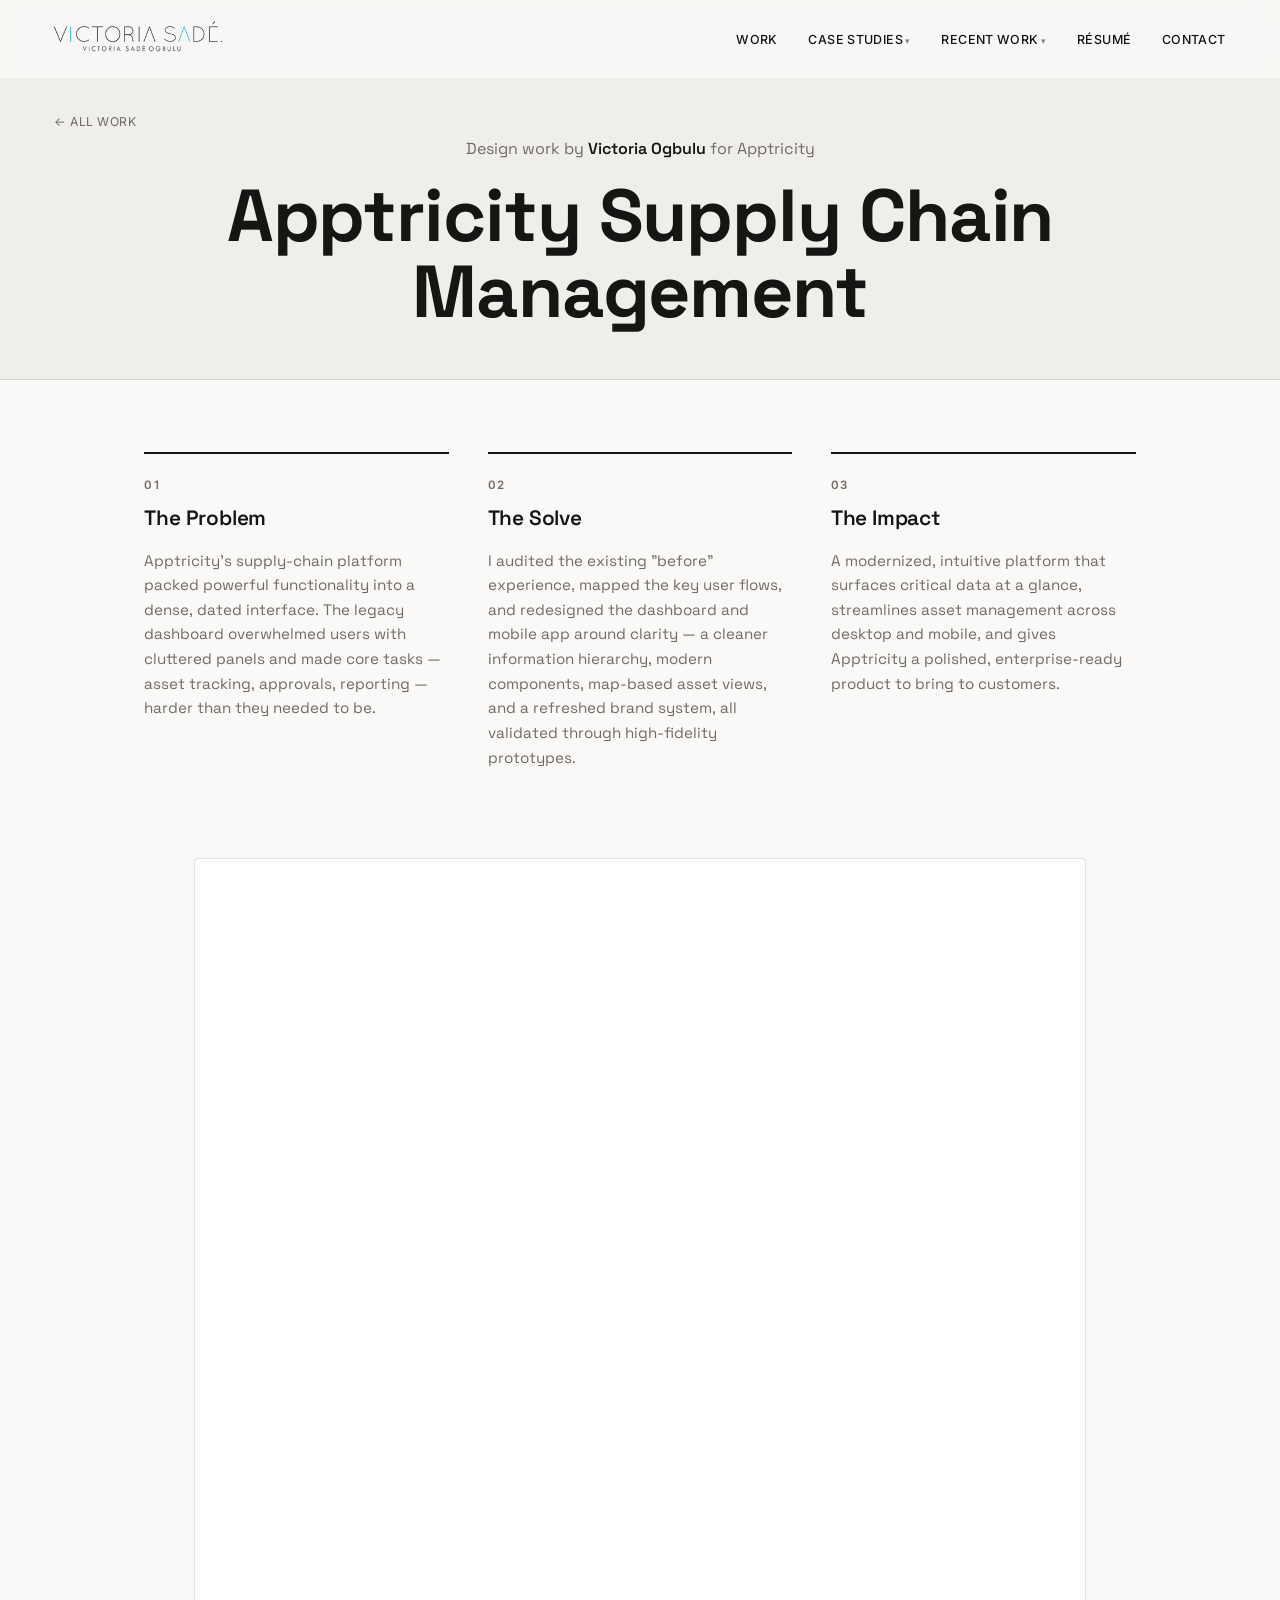
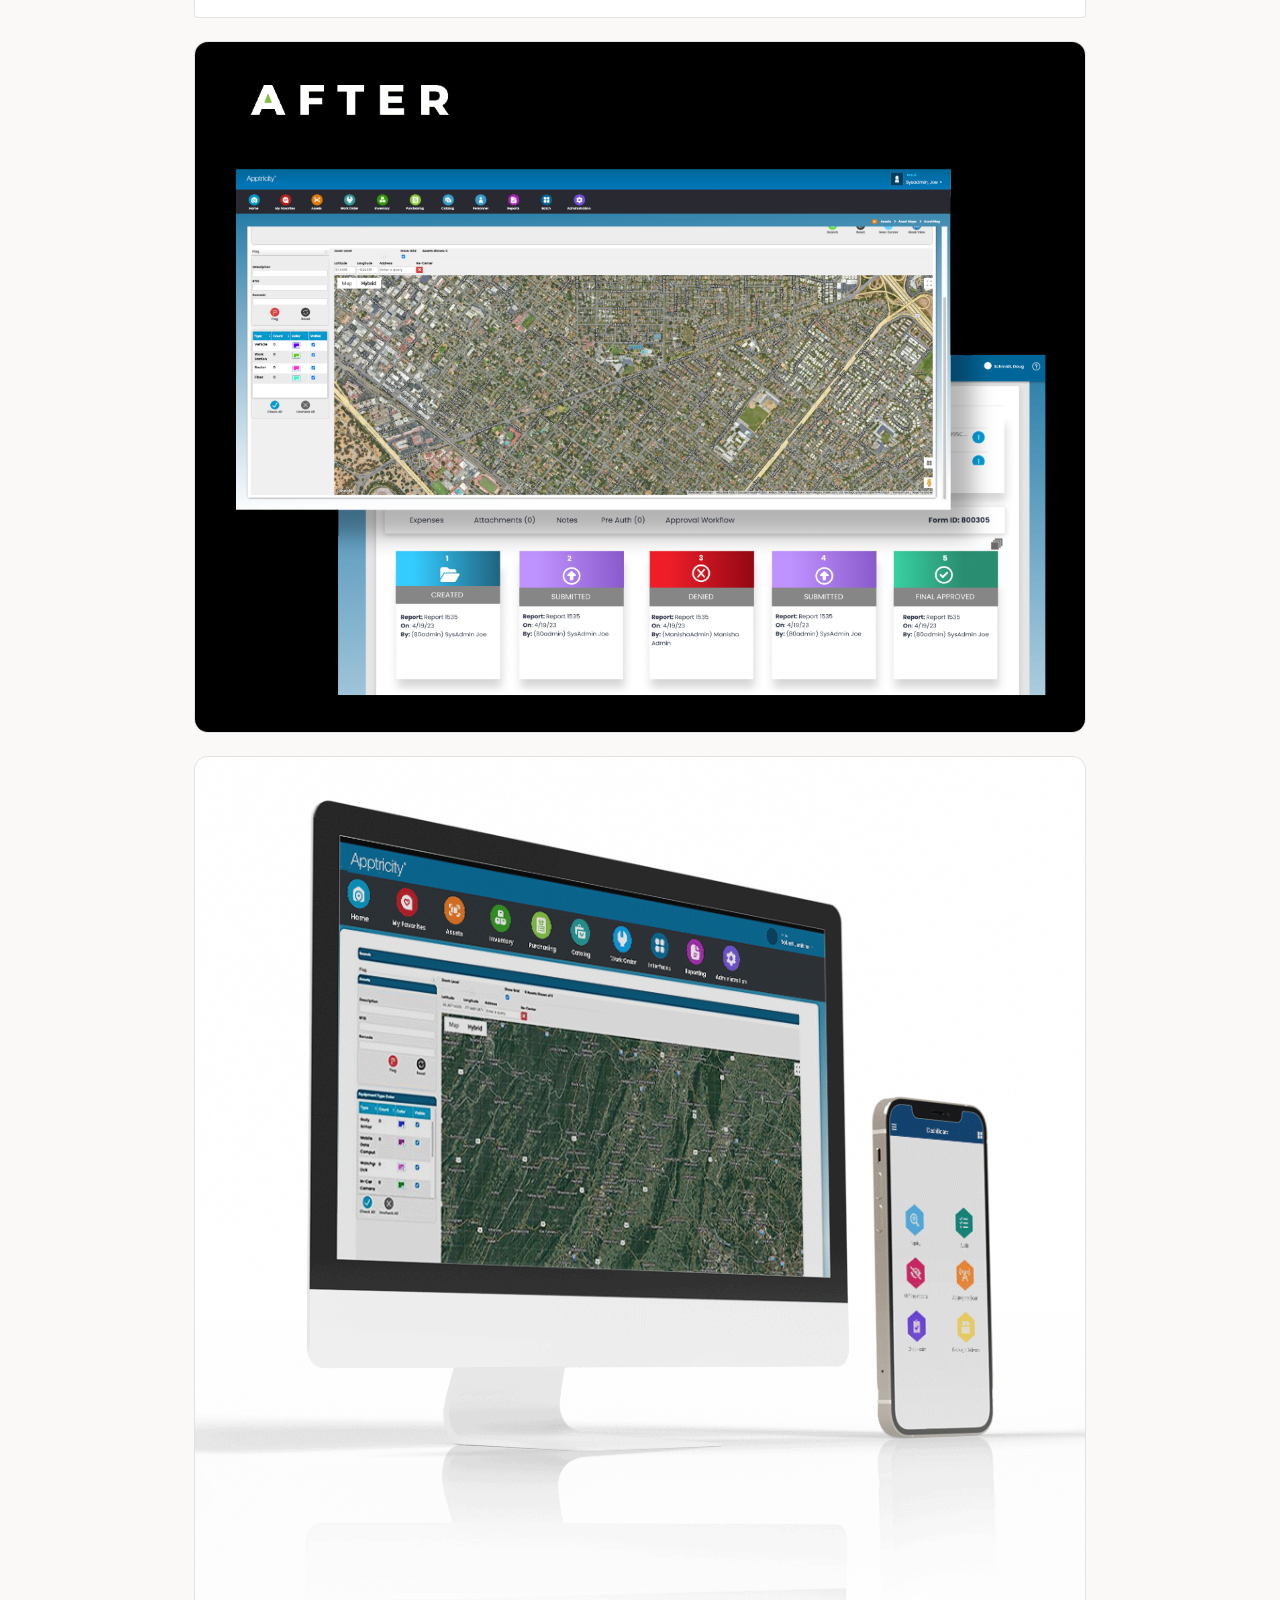
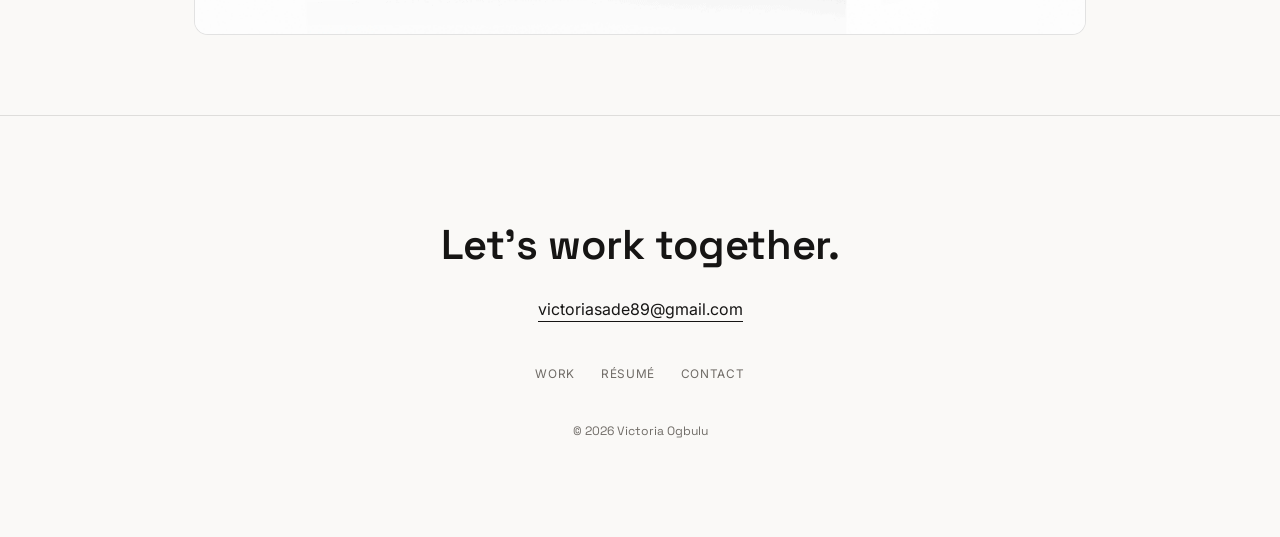
<file: apptricity.html>
<!DOCTYPE html>
<html lang="en">
<head>
<meta charset="UTF-8" />
<meta name="viewport" content="width=device-width, initial-scale=1.0" />
<title>Apptricity — Victoria Sadé</title>
<meta name="description" content="UI/UX design, user flows and brand assets for Apptricity Supply Chain Management by Victoria Ogbulu." />
<link rel="icon" type="image/png" href="images/vo.png" />
<link rel="preconnect" href="https://fonts.googleapis.com" />
<link rel="preconnect" href="https://fonts.gstatic.com" crossorigin />
<link href="https://fonts.googleapis.com/css2?family=Inter:wght@300;400;500;600&family=Space+Grotesk:wght@300;400;500;600;700&display=swap" rel="stylesheet" />
<link rel="stylesheet" href="project.css" />
</head>
<body>
<header id="hdr">
  <a class="brand" href="index.html" aria-label="Victoria Sadé home"><img src="images/header.webp" alt="Victoria Sadé" /></a>
  <button class="nav-toggle" type="button" aria-label="Open menu" aria-expanded="false" aria-controls="siteNav"><span class="bars"><i></i><i></i></span></button>
  <nav id="siteNav"><ul>
    <li><a href="index.html#work">Work</a></li>
    <li class="nav-folder" tabindex="0"><span>Case Studies</span>
      <div class="drop"><a href="mary-kay-cosmetics.html">Mary Kay Cosmetics</a></div>
    </li>
    <li class="nav-folder" tabindex="0"><span>Recent Work</span>
      <div class="drop">
        <a href="sunrider.html">Sunrider</a>
        <a class="here" href="apptricity.html">Apptricity</a>
        <a href="mary-kay.html">Mary Kay</a>
        <a href="mouser.html">Mouser</a>
      </div>
    </li>
    <li><a href="resume.pdf" target="_blank" rel="noopener">Résumé</a></li>
    <li><a href="mailto:victoriasade89@gmail.com">Contact</a></li>
  </ul></nav>
</header>

<main>
  <section class="p-band">
    <a class="p-back" href="index.html#work">← All work</a>
    <p class="byline">Design work by <b>Victoria Ogbulu</b> for Apptricity</p>
    <h1>Apptricity Supply Chain Management</h1>
  </section>
  <section class="impact">
    <div class="impact-item">
      <span class="impact-num">01</span>
      <h2>The Problem</h2>
      <p>Apptricity's supply-chain platform packed powerful functionality into a dense, dated interface. The legacy dashboard overwhelmed users with cluttered panels and made core tasks — asset tracking, approvals, reporting — harder than they needed to be.</p>
    </div>
    <div class="impact-item">
      <span class="impact-num">02</span>
      <h2>The Solve</h2>
      <p>I audited the existing "before" experience, mapped the key user flows, and redesigned the dashboard and mobile app around clarity — a cleaner information hierarchy, modern components, map-based asset views, and a refreshed brand system, all validated through high-fidelity prototypes.</p>
    </div>
    <div class="impact-item">
      <span class="impact-num">03</span>
      <h2>The Impact</h2>
      <p>A modernized, intuitive platform that surfaces critical data at a glance, streamlines asset management across desktop and mobile, and gives Apptricity a polished, enterprise-ready product to bring to customers.</p>
    </div>
  </section>

  <section class="p-media">
    <div class="figframe figframe--tall"><iframe title="Apptricity Asset Mobile Refresh prototype" loading="lazy" allowfullscreen src="https://embed.figma.com/proto/PTMqcDIQ4zmOw6ZDgvmaWs/Asset-Mobile-Refresh--Copy-?node-id=310-1631&scaling=scale-down&content-scaling=fixed&page-id=310%3A1618&starting-point-node-id=310%3A1631&embed-host=share"></iframe></div>
    <img src="images/projects/apptricity/02.png" alt="Apptricity dashboard — before and after redesign" loading="lazy" />
    <img src="images/projects/apptricity/04.png" alt="Apptricity desktop and mobile app" loading="lazy" />
  </section>
</main>

<footer>
  <div class="cta">Let's work together.</div>
  <a class="mail" href="mailto:victoriasade89@gmail.com">victoriasade89@gmail.com</a>
  <div class="foot-nav"><a href="index.html#work">Work</a><a href="resume.pdf" target="_blank" rel="noopener">Résumé</a><a href="mailto:victoriasade89@gmail.com">Contact</a></div>
  <div class="copy">© <span id="yr"></span> Victoria Ogbulu</div>
</footer>
<script>const h=document.getElementById('hdr');addEventListener('scroll',()=>h.classList.toggle('scrolled',scrollY>10));document.getElementById('yr').textContent=new Date().getFullYear();</script>
<script src="nav.js"></script>
<script src="anim.js"></script>
</body>
</html>
</file>
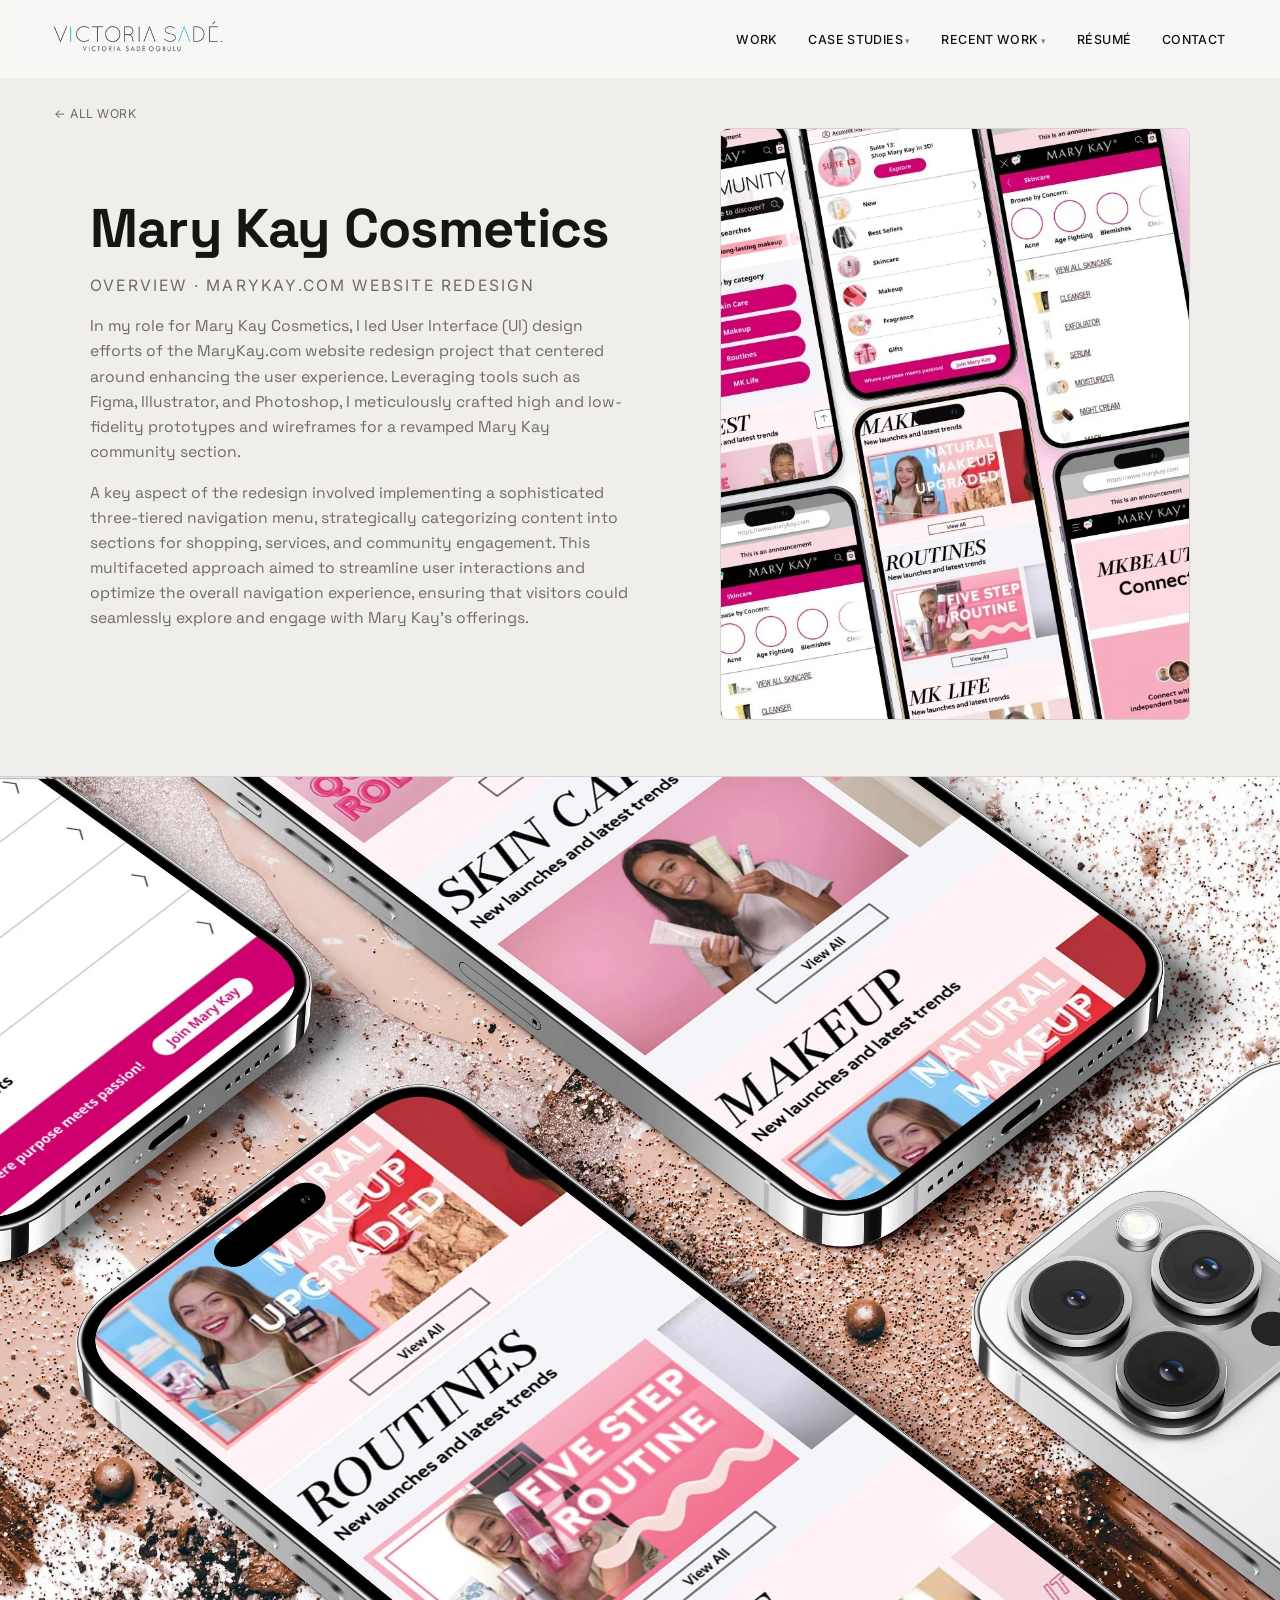
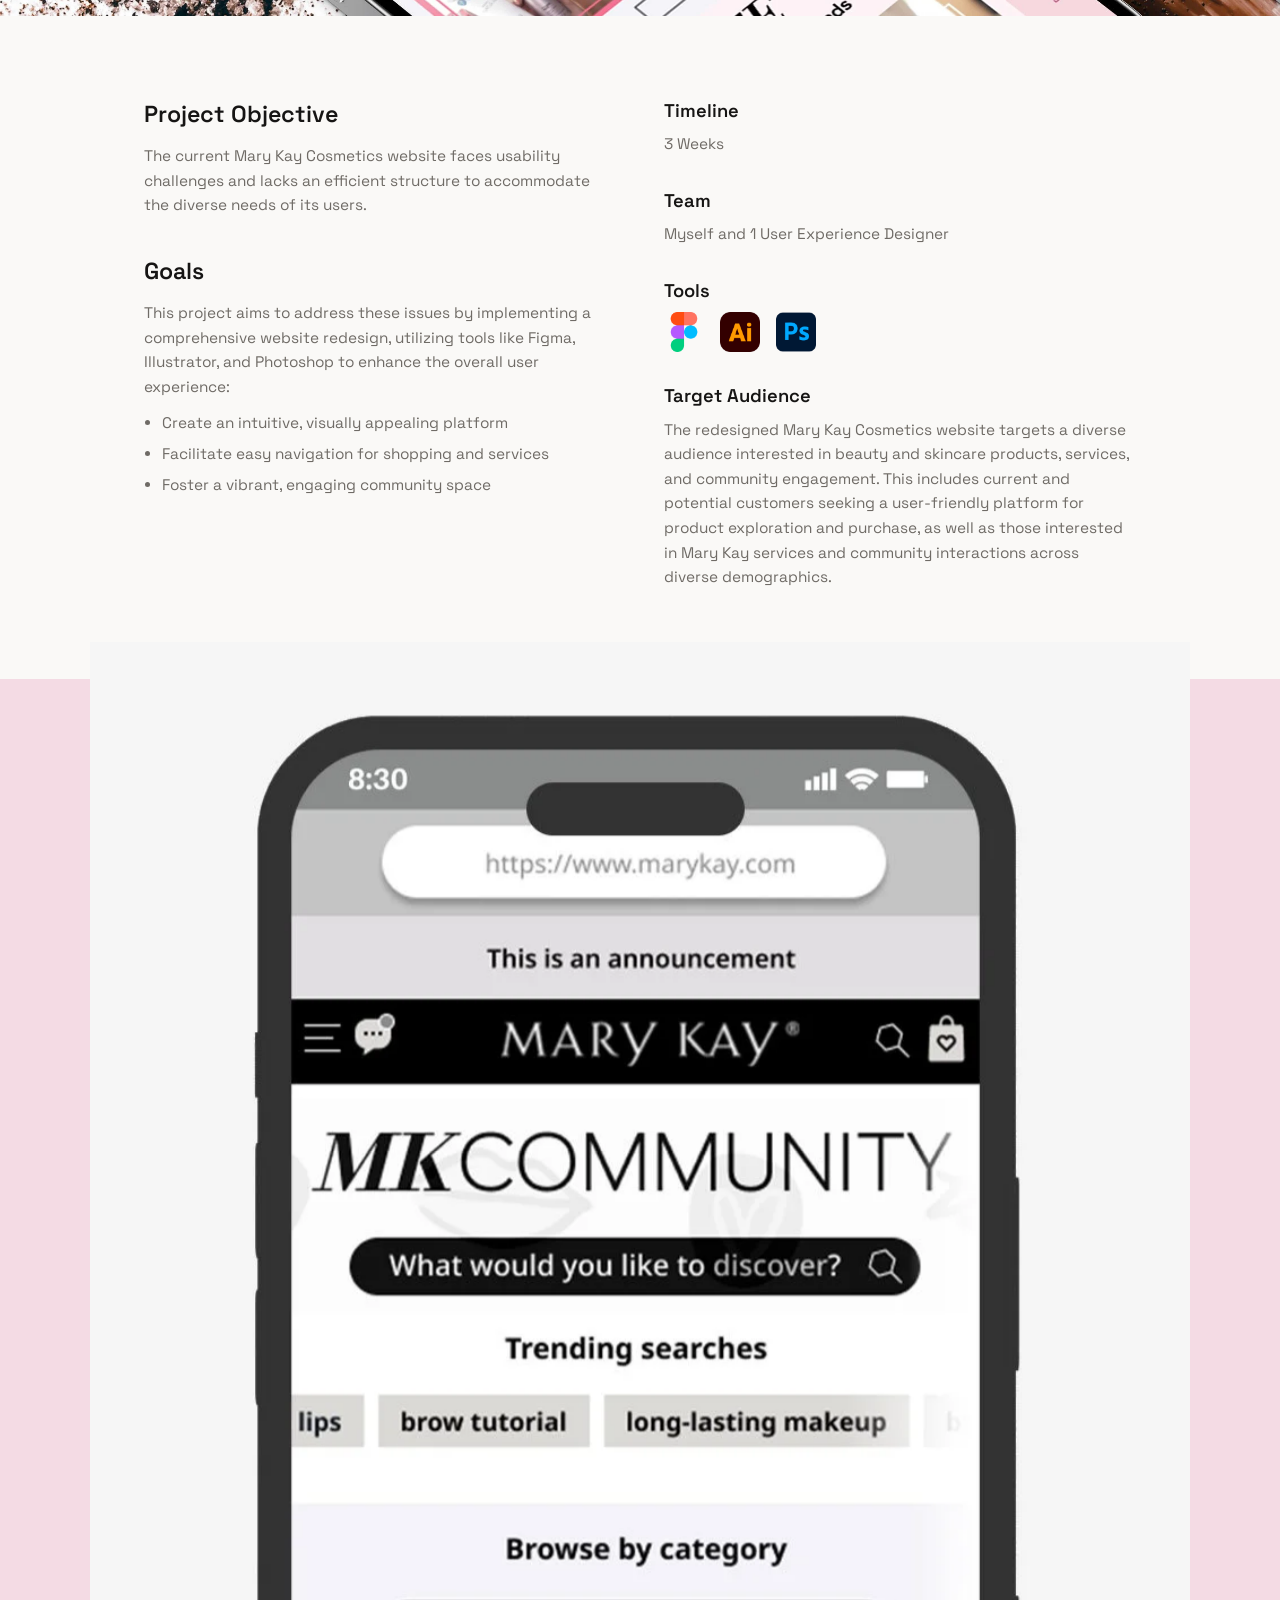
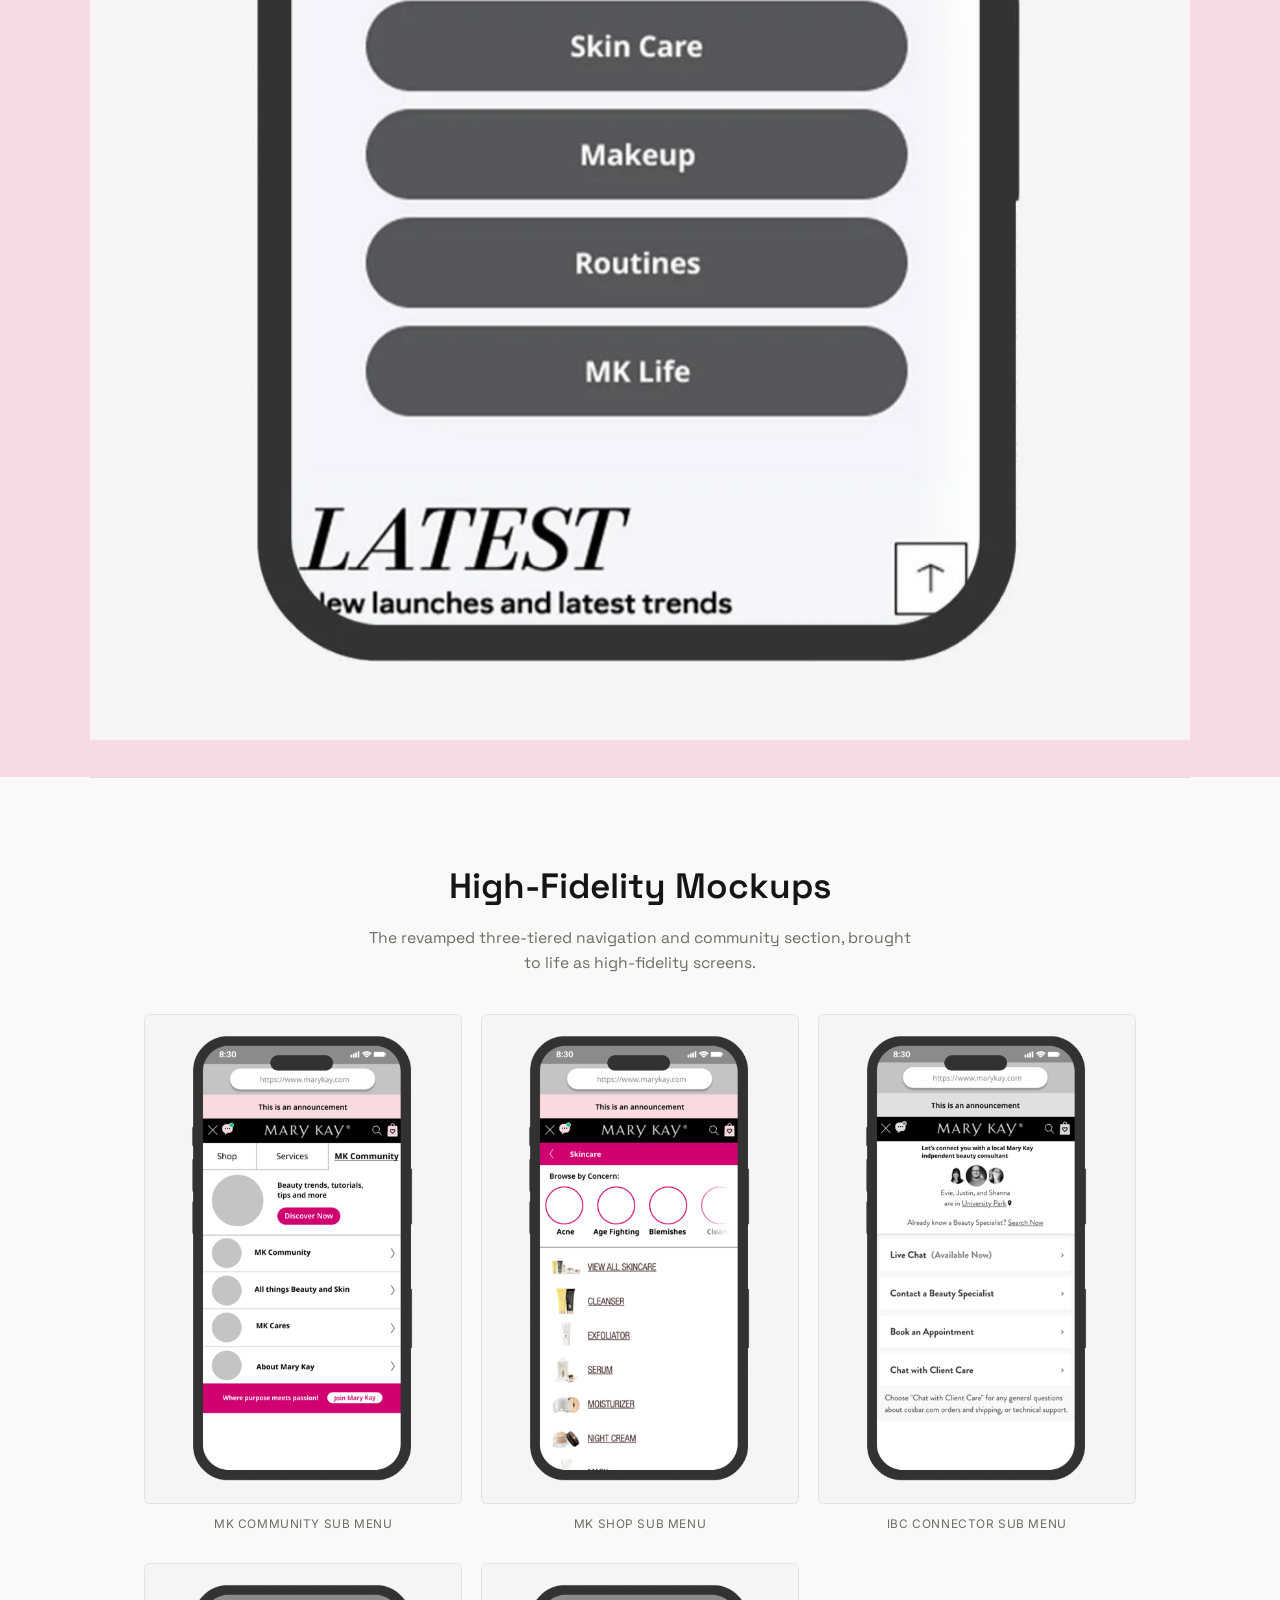
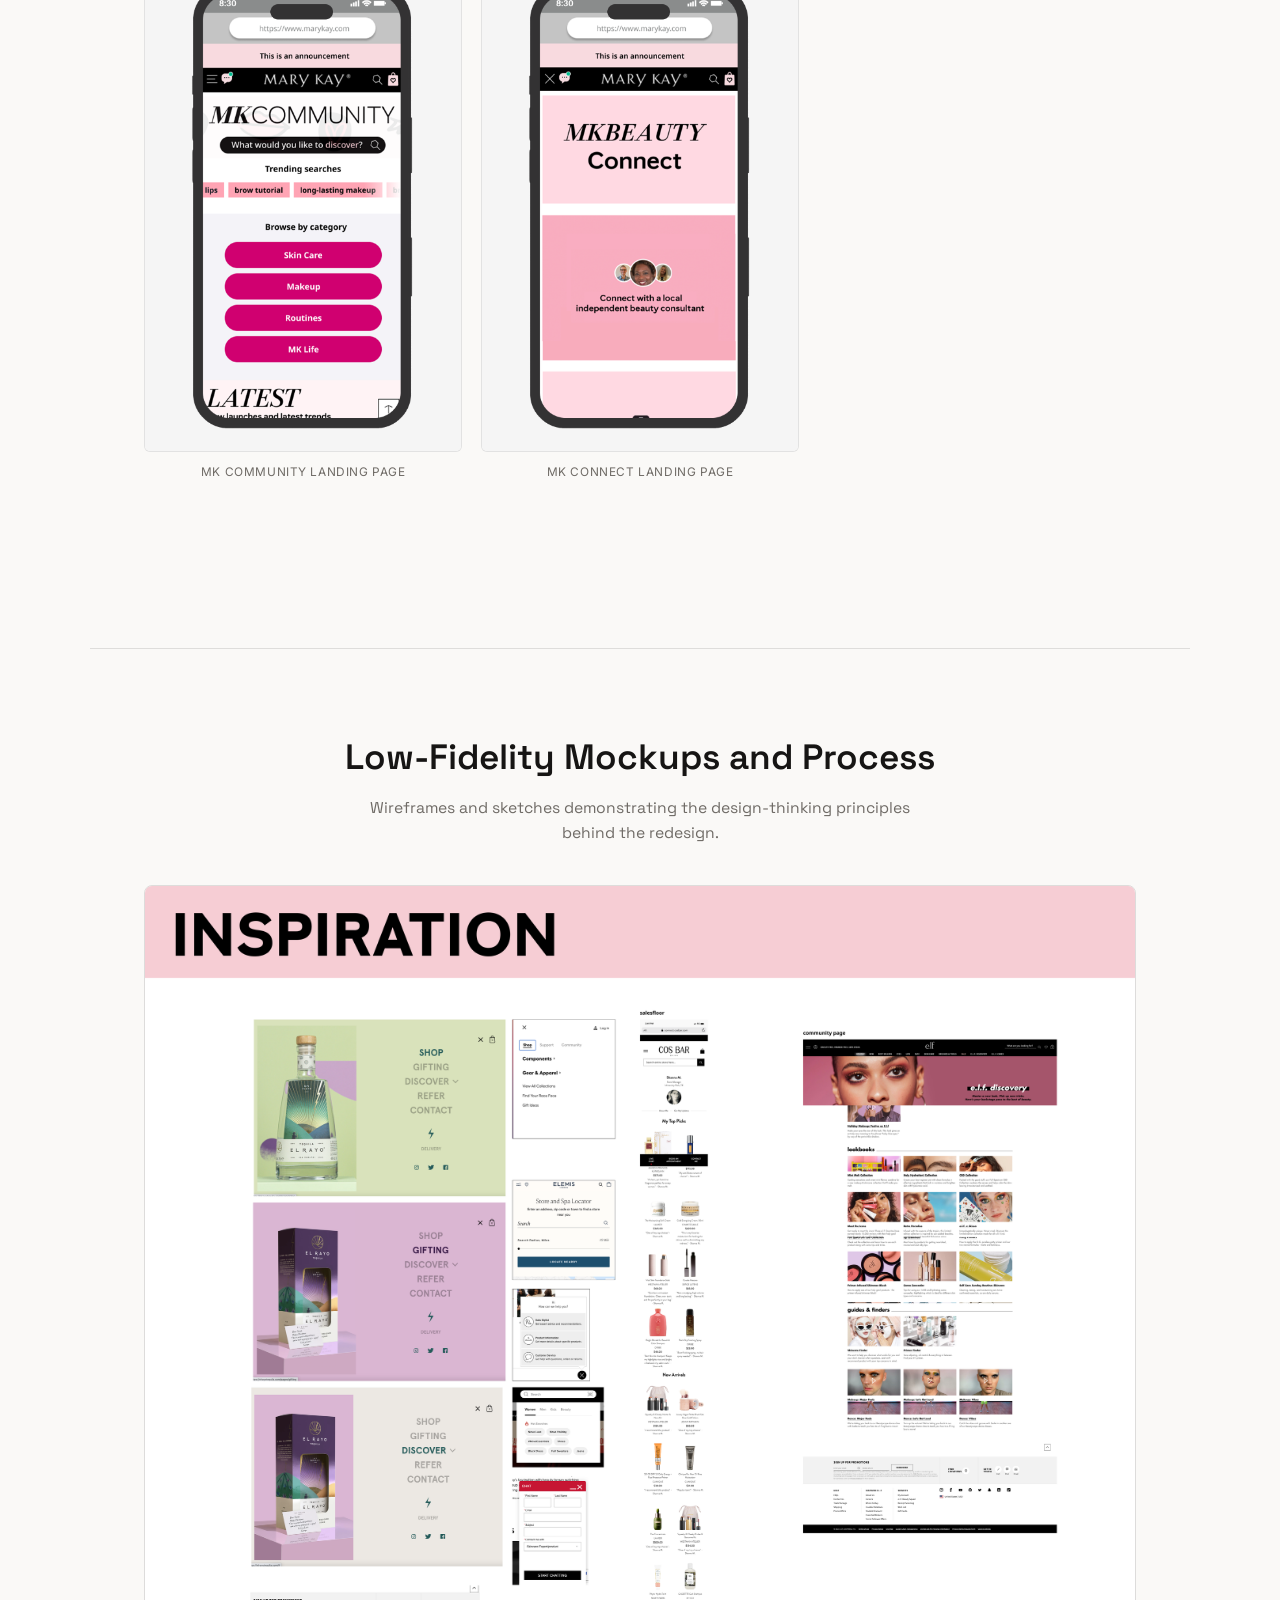
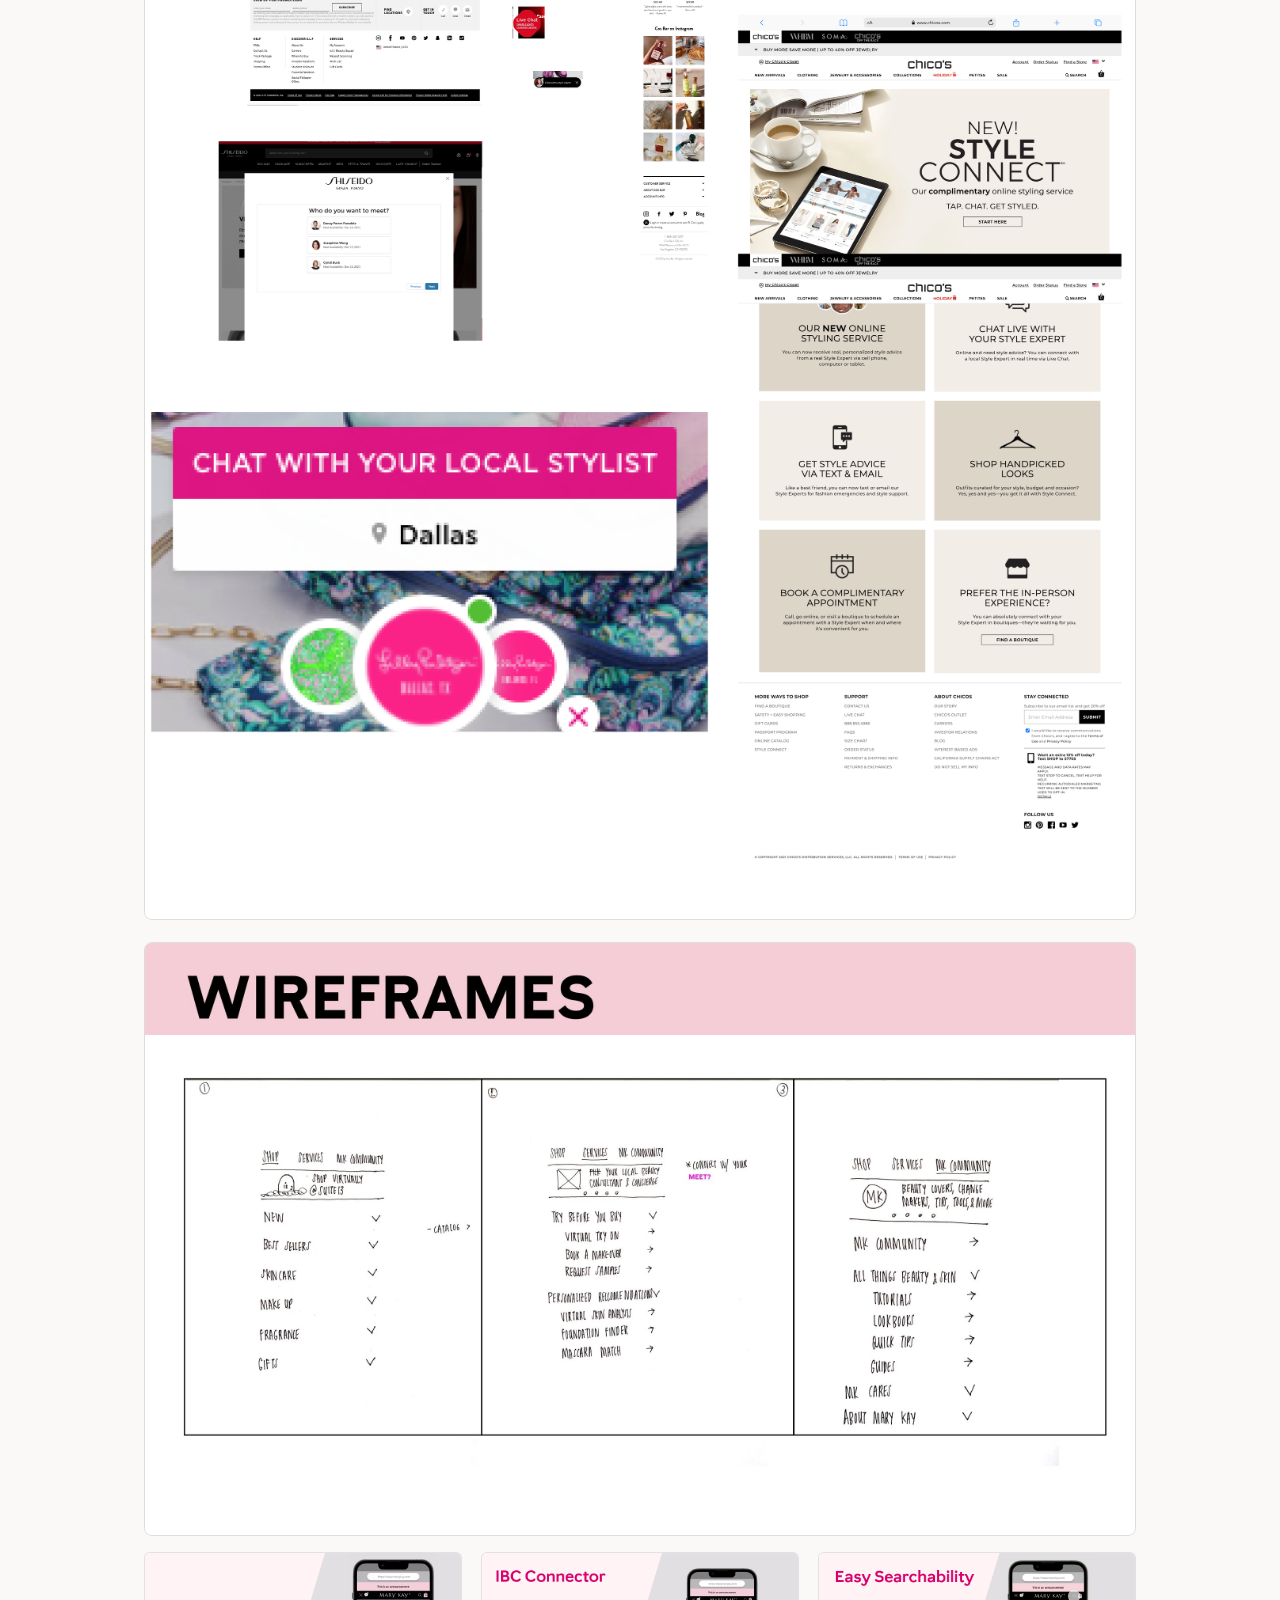
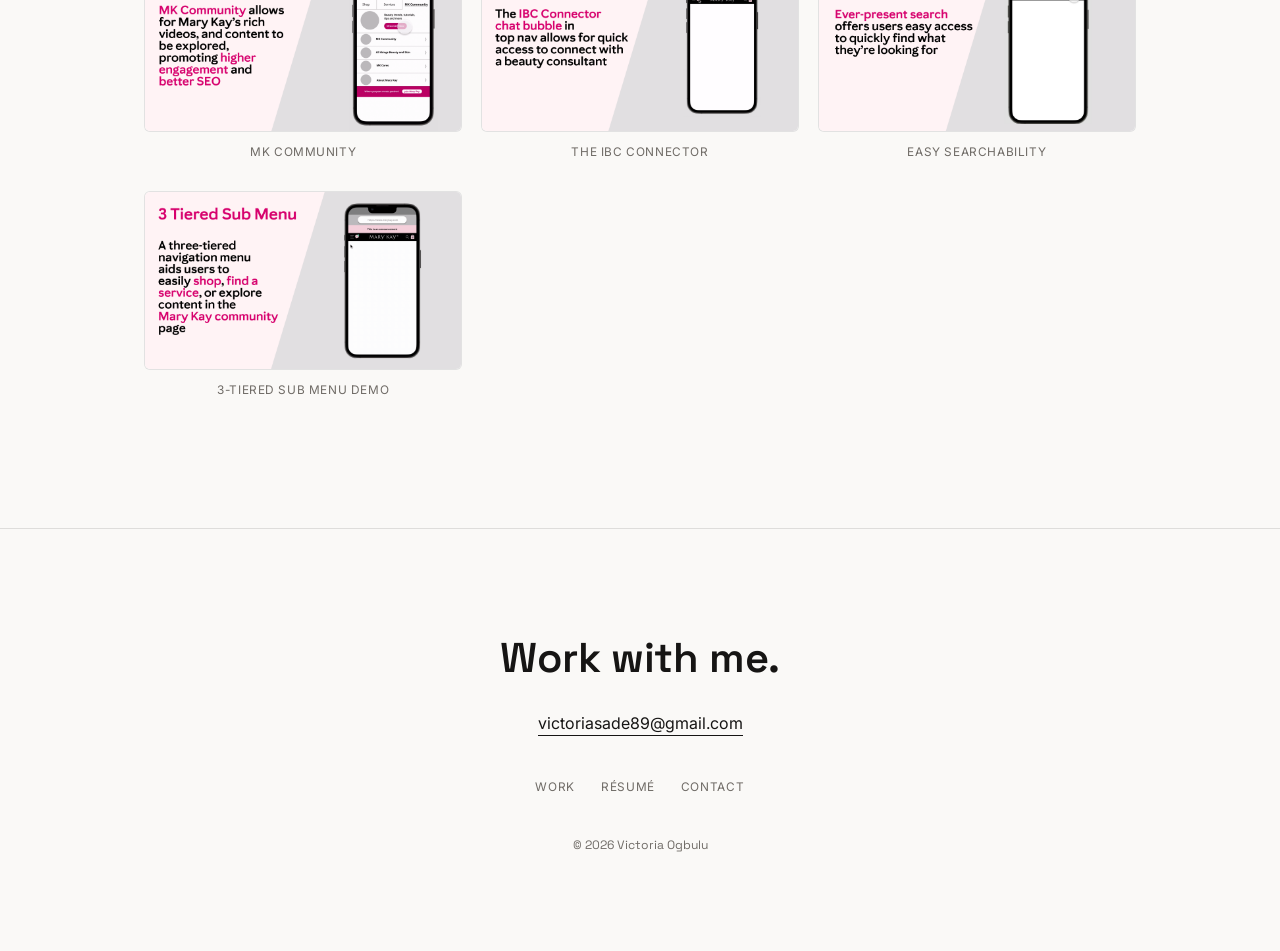
<file: mary-kay-cosmetics.html>
<!DOCTYPE html>
<html lang="en">
<head>
<meta charset="UTF-8" />
<meta name="viewport" content="width=device-width, initial-scale=1.0" />
<title>Mary Kay Cosmetics — Case Study — Victoria Sadé</title>
<meta name="description" content="UI/UX case study: redesigning the MaryKay.com website with a three-tiered navigation and a revamped community section. By Victoria Ogbulu." />
<link rel="icon" type="image/png" href="images/vo.png" />
<link rel="preconnect" href="https://fonts.googleapis.com" />
<link rel="preconnect" href="https://fonts.gstatic.com" crossorigin />
<link href="https://fonts.googleapis.com/css2?family=Inter:wght@300;400;500;600&family=Space+Grotesk:wght@300;400;500;600;700&display=swap" rel="stylesheet" />
<link rel="stylesheet" href="project.css" />
</head>
<body>
<header id="hdr">
  <a class="brand" href="index.html" aria-label="Victoria Sadé home"><img src="images/header.webp" alt="Victoria Sadé" /></a>
  <button class="nav-toggle" type="button" aria-label="Open menu" aria-expanded="false" aria-controls="siteNav"><span class="bars"><i></i><i></i></span></button>
  <nav id="siteNav"><ul>
    <li><a href="index.html#work">Work</a></li>
    <li class="nav-folder" tabindex="0"><span>Case Studies</span>
      <div class="drop"><a class="here" href="mary-kay-cosmetics.html">Mary Kay Cosmetics</a></div>
    </li>
    <li class="nav-folder" tabindex="0"><span>Recent Work</span>
      <div class="drop">
        <a href="sunrider.html">Sunrider</a>
        <a href="apptricity.html">Apptricity</a>
        <a href="mary-kay.html">Mary Kay</a>
        <a href="mouser.html">Mouser</a>
      </div>
    </li>
    <li><a href="resume.pdf" target="_blank" rel="noopener">Résumé</a></li>
    <li><a href="mailto:victoriasade89@gmail.com">Contact</a></li>
  </ul></nav>
</header>

<main>
  <!-- HERO / OVERVIEW -->
  <section class="cs-hero">
    <a class="p-back" href="index.html#work">← All work</a>
    <div class="cs-hero-grid">
      <div>
        <h1>Mary Kay Cosmetics</h1>
        <p class="cs-eyebrow">Overview · MaryKay.com Website Redesign</p>
        <p>In my role for Mary Kay Cosmetics, I led User Interface (UI) design efforts of the MaryKay.com website redesign project that centered around enhancing the user experience. Leveraging tools such as Figma, Illustrator, and Photoshop, I meticulously crafted high and low-fidelity prototypes and wireframes for a revamped Mary Kay community section.</p>
        <p>A key aspect of the redesign involved implementing a sophisticated three-tiered navigation menu, strategically categorizing content into sections for shopping, services, and community engagement. This multifaceted approach aimed to streamline user interactions and optimize the overall navigation experience, ensuring that visitors could seamlessly explore and engage with Mary Kay's offerings.</p>
      </div>
      <img src="images/casestudy/hero-collage.jpg" alt="Mary Kay redesigned app screens" />
    </div>
  </section>

  <img class="cs-full" src="images/casestudy/screens-angled.jpg" alt="Mary Kay redesigned screens — Skin Care, Makeup, Routines" loading="lazy" />

  <!-- PROJECT INFO -->
  <section class="cs-info">
    <div>
      <h2 class="first">Project Objective</h2>
      <p>The current Mary Kay Cosmetics website faces usability challenges and lacks an efficient structure to accommodate the diverse needs of its users.</p>
      <h2 class="mt">Goals</h2>
      <p>This project aims to address these issues by implementing a comprehensive website redesign, utilizing tools like Figma, Illustrator, and Photoshop to enhance the overall user experience:</p>
      <ul>
        <li>Create an intuitive, visually appealing platform</li>
        <li>Facilitate easy navigation for shopping and services</li>
        <li>Foster a vibrant, engaging community space</li>
      </ul>
    </div>
    <div>
      <h3 class="first">Timeline</h3>
      <p>3 Weeks</p>
      <h3>Team</h3>
      <p>Myself and 1 User Experience Designer</p>
      <h3>Tools</h3>
      <div class="cs-tools">
        <img src="images/casestudy/tool-figma.png" alt="Figma" />
        <img src="images/casestudy/tool-illustrator.png" alt="Adobe Illustrator" />
        <img src="images/casestudy/tool-photoshop.png" alt="Adobe Photoshop" />
      </div>
      <h3>Target Audience</h3>
      <p>The redesigned Mary Kay Cosmetics website targets a diverse audience interested in beauty and skincare products, services, and community engagement. This includes current and potential customers seeking a user-friendly platform for product exploration and purchase, as well as those interested in Mary Kay services and community interactions across diverse demographics.</p>
    </div>
  </section>

  <div class="cs-phone"><img src="images/casestudy/phone-mockup.jpg" alt="Mary Kay mobile redesign — Makeup Upgraded, Five Step Routine, MK Life" loading="lazy" /></div>

  <!-- HIGH-FIDELITY MOCKUPS -->
  <section class="cs-section bt">
    <h2>High-Fidelity Mockups</h2>
    <p class="lead">The revamped three-tiered navigation and community section, brought to life as high-fidelity screens.</p>
    <div class="cs-grid">
      <figure><img src="images/casestudy/hifi-community-submenu.png" alt="MK Community Sub Menu" loading="lazy" /><figcaption>MK Community Sub Menu</figcaption></figure>
      <figure><img src="images/casestudy/hifi-shop-submenu.png" alt="MK Shop Sub Menu" loading="lazy" /><figcaption>MK Shop Sub Menu</figcaption></figure>
      <figure><img src="images/casestudy/hifi-ibc-submenu.png" alt="MK IBC Connector Sub Menu" loading="lazy" /><figcaption>IBC Connector Sub Menu</figcaption></figure>
      <figure><img src="images/casestudy/hifi-community-lp.png" alt="MK Community Landing Page" loading="lazy" /><figcaption>MK Community Landing Page</figcaption></figure>
      <figure><img src="images/casestudy/hifi-connect-lp.png" alt="MK Connect Landing Page" loading="lazy" /><figcaption>MK Connect Landing Page</figcaption></figure>
    </div>
    <div class="cs-cta"><a class="cs-btn" href="https://www.figma.com/proto/JoT7PNcTt9l3UXdyGTAXIm/Website-Navigation?node-id=700-4790&scaling=scale-down&page-id=700%3A4150&starting-point-node-id=700%3A5309" target="_blank" rel="noopener">View interactive prototype →</a></div>
  </section>

  <!-- LOW-FIDELITY MOCKUPS & PROCESS -->
  <section class="cs-section bt">
    <h2>Low-Fidelity Mockups and Process</h2>
    <p class="lead">Wireframes and sketches demonstrating the design-thinking principles behind the redesign.</p>
    <img class="cs-img" src="images/casestudy/lofi-inspiration.png" alt="Inspiration and mood board" loading="lazy" />
    <img class="cs-img" src="images/casestudy/lofi-wireframes.jpg" alt="Wireframes" loading="lazy" />
    <div class="cs-grid">
      <figure><img src="images/casestudy/lofi-community.png" alt="MK Community wireframe" loading="lazy" /><figcaption>MK Community</figcaption></figure>
      <figure><img src="images/casestudy/lofi-ibc.png" alt="The IBC Connector wireframe" loading="lazy" /><figcaption>The IBC Connector</figcaption></figure>
      <figure><img src="images/casestudy/lofi-search.png" alt="Easy Searchability wireframe" loading="lazy" /><figcaption>Easy Searchability</figcaption></figure>
      <figure><img src="images/casestudy/lofi-3tier.png" alt="3-Tiered Sub Menu Demo" loading="lazy" /><figcaption>3-Tiered Sub Menu Demo</figcaption></figure>
    </div>
  </section>
</main>

<footer id="contact">
  <div class="cta">Work with me.</div>
  <a class="mail" href="mailto:victoriasade89@gmail.com">victoriasade89@gmail.com</a>
  <div class="foot-nav"><a href="index.html#work">Work</a><a href="resume.pdf" target="_blank" rel="noopener">Résumé</a><a href="mailto:victoriasade89@gmail.com">Contact</a></div>
  <div class="copy">© <span id="yr"></span> Victoria Ogbulu</div>
</footer>
<script>const h=document.getElementById('hdr');addEventListener('scroll',()=>h.classList.toggle('scrolled',scrollY>10));document.getElementById('yr').textContent=new Date().getFullYear();</script>
<script src="nav.js"></script>
<script src="anim.js"></script>
</body>
</html>
</file>
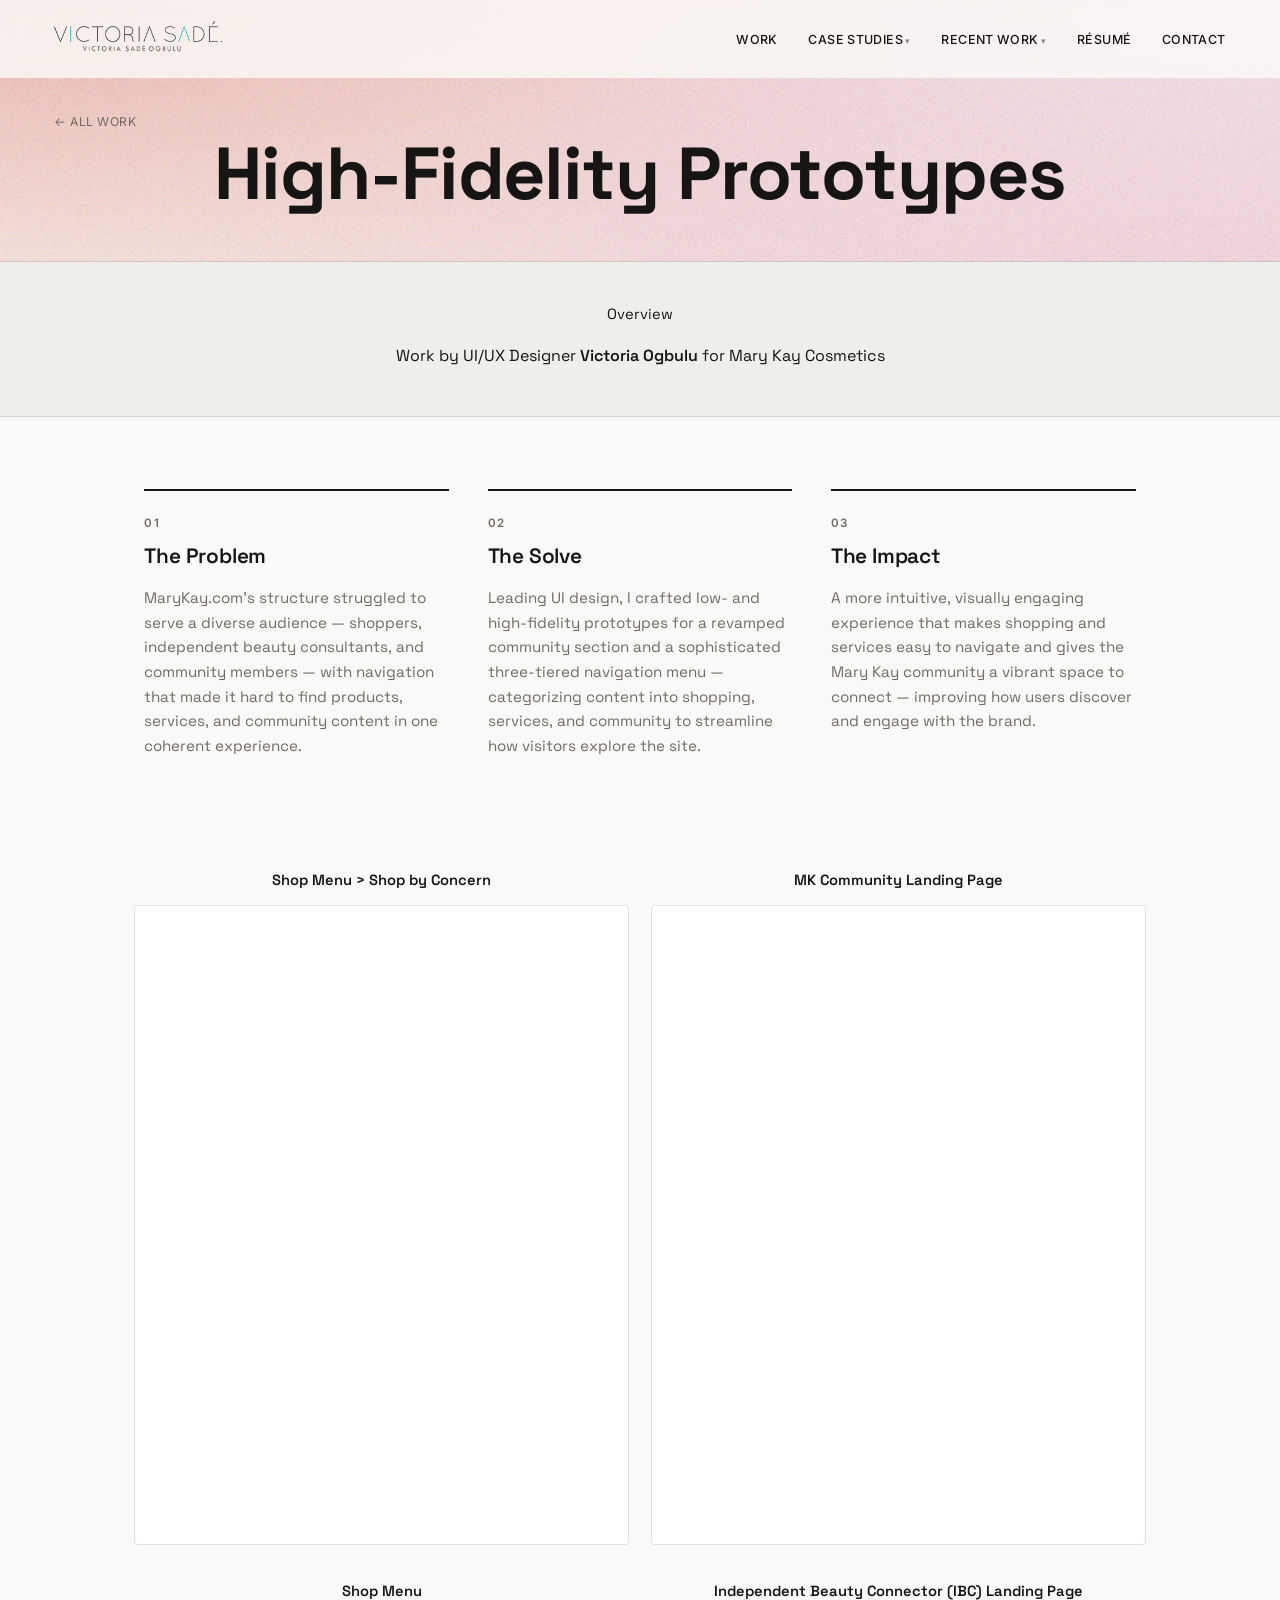
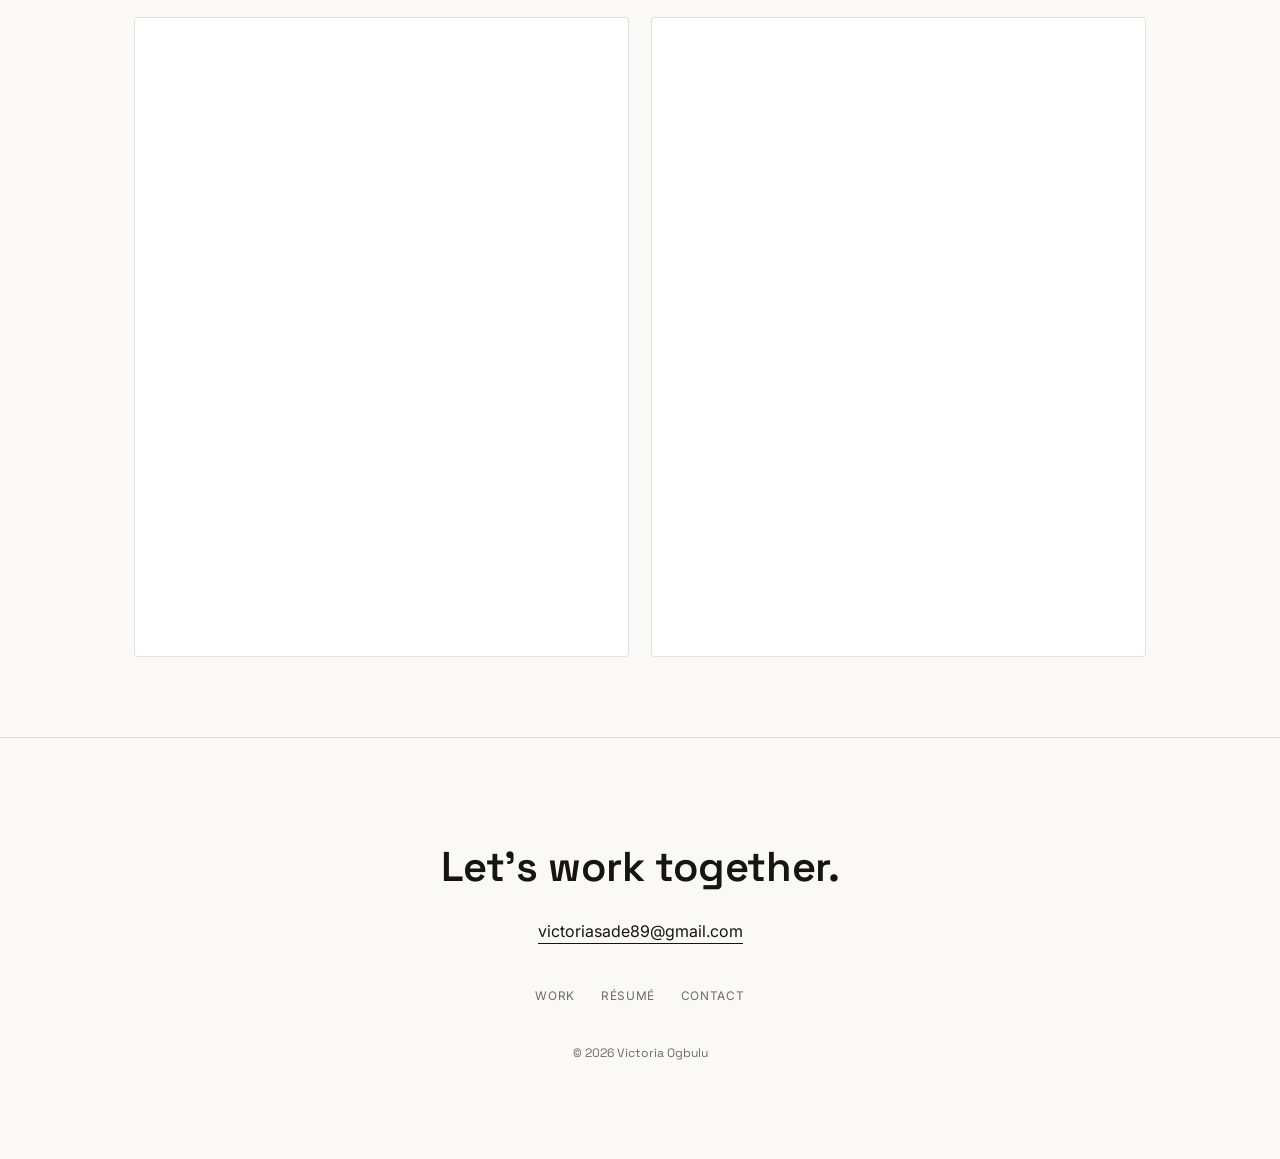
<file: mary-kay.html>
<!DOCTYPE html>
<html lang="en">
<head>
<meta charset="UTF-8" />
<meta name="viewport" content="width=device-width, initial-scale=1.0" />
<title>Mary Kay — Victoria Sadé</title>
<meta name="description" content="High-fidelity prototypes and UI/UX design for Mary Kay Cosmetics by Victoria Ogbulu." />
<link rel="icon" type="image/png" href="images/vo.png" />
<link rel="preconnect" href="https://fonts.googleapis.com" />
<link rel="preconnect" href="https://fonts.gstatic.com" crossorigin />
<link href="https://fonts.googleapis.com/css2?family=Inter:wght@300;400;500;600&family=Space+Grotesk:wght@300;400;500;600;700&display=swap" rel="stylesheet" />
<link rel="stylesheet" href="project.css" />
</head>
<body>
<header id="hdr">
  <a class="brand" href="index.html" aria-label="Victoria Sadé home"><img src="images/header.webp" alt="Victoria Sadé" /></a>
  <button class="nav-toggle" type="button" aria-label="Open menu" aria-expanded="false" aria-controls="siteNav"><span class="bars"><i></i><i></i></span></button>
  <nav id="siteNav"><ul>
    <li><a href="index.html#work">Work</a></li>
    <li class="nav-folder" tabindex="0"><span>Case Studies</span>
      <div class="drop"><a href="mary-kay-cosmetics.html">Mary Kay Cosmetics</a></div>
    </li>
    <li class="nav-folder" tabindex="0"><span>Recent Work</span>
      <div class="drop">
        <a href="sunrider.html">Sunrider</a>
        <a href="apptricity.html">Apptricity</a>
        <a class="here" href="mary-kay.html">Mary Kay</a>
        <a href="mouser.html">Mouser</a>
      </div>
    </li>
    <li><a href="resume.pdf" target="_blank" rel="noopener">Résumé</a></li>
    <li><a href="mailto:victoriasade89@gmail.com">Contact</a></li>
  </ul></nav>
</header>

<main>
  <section class="p-band p-band--img" style="background-image:url('images/projects/marykay/01.png')">
    <a class="p-back" href="index.html#work">← All work</a>
    <h1>High-Fidelity Prototypes</h1>
  </section>
  <section class="p-subband">
    <p class="over">Overview</p>
    <p class="byline">Work by UI/UX Designer <b>Victoria Ogbulu</b> for Mary Kay Cosmetics</p>
  </section>
  <section class="impact">
    <div class="impact-item">
      <span class="impact-num">01</span>
      <h2>The Problem</h2>
      <p>MaryKay.com's structure struggled to serve a diverse audience — shoppers, independent beauty consultants, and community members — with navigation that made it hard to find products, services, and community content in one coherent experience.</p>
    </div>
    <div class="impact-item">
      <span class="impact-num">02</span>
      <h2>The Solve</h2>
      <p>Leading UI design, I crafted low- and high-fidelity prototypes for a revamped community section and a sophisticated three-tiered navigation menu — categorizing content into shopping, services, and community to streamline how visitors explore the site.</p>
    </div>
    <div class="impact-item">
      <span class="impact-num">03</span>
      <h2>The Impact</h2>
      <p>A more intuitive, visually engaging experience that makes shopping and services easy to navigate and gives the Mary Kay community a vibrant space to connect — improving how users discover and engage with the brand.</p>
    </div>
  </section>

  <section class="p-media figma2">
    <figure><figcaption>Shop Menu &gt; Shop by Concern</figcaption>
      <div class="figframe"><iframe title="Shop Menu — Shop by Concern prototype" loading="lazy" allowfullscreen src="https://www.figma.com/embed?embed_host=share&url=https%3A%2F%2Fwww.figma.com%2Fproto%2FJoT7PNcTt9l3UXdyGTAXIm%2FWebsite-Navigation-(Copy)-(Copy)%3Ftype%3Ddesign%26node-id%3D794-4564%26t%3DjwoV0sE62woeqjTE-1%26scaling%3Dcontain%26page-id%3D700%253A4150%26starting-point-node-id%3D700%253A5309%26mode%3Ddesign"></iframe></div>
    </figure>
    <figure><figcaption>MK Community Landing Page</figcaption>
      <div class="figframe"><iframe title="MK Community Landing Page prototype" loading="lazy" allowfullscreen src="https://www.figma.com/embed?embed_host=share&url=https%3A%2F%2Fwww.figma.com%2Fproto%2FJoT7PNcTt9l3UXdyGTAXIm%2FWebsite-Navigation%3Ftype%3Ddesign%26node-id%3D700-4790%26t%3DyqSNHXzxoVCVOJ7k-1%26scaling%3Dscale-down%26page-id%3D700%253A4150%26starting-point-node-id%3D700%253A5309%26mode%3Ddesign"></iframe></div>
    </figure>
    <figure><figcaption>Shop Menu</figcaption>
      <div class="figframe"><iframe title="Shop Menu prototype" loading="lazy" allowfullscreen src="https://www.figma.com/embed?embed_host=share&url=https%3A%2F%2Fwww.figma.com%2Fproto%2FJoT7PNcTt9l3UXdyGTAXIm%2FWebsite-Navigation%3Ftype%3Ddesign%26node-id%3D705-4902%26t%3DZcUk5CCXSG5GgZc7-1%26scaling%3Dscale-down%26page-id%3D700%253A4150%26starting-point-node-id%3D700%253A5309%26mode%3Ddesign"></iframe></div>
    </figure>
    <figure><figcaption>Independent Beauty Connector (IBC) Landing Page</figcaption>
      <div class="figframe"><iframe title="IBC Landing Page prototype" loading="lazy" allowfullscreen src="https://www.figma.com/embed?embed_host=share&url=https%3A%2F%2Fwww.figma.com%2Fproto%2FJoT7PNcTt9l3UXdyGTAXIm%2FWebsite-Navigation%3Ftype%3Ddesign%26node-id%3D705-5412%26t%3D9T5PUNIuT8EakzZo-1%26scaling%3Dscale-down%26page-id%3D700%253A4150%26starting-point-node-id%3D700%253A5309%26mode%3Ddesign"></iframe></div>
    </figure>
  </section>
</main>

<footer>
  <div class="cta">Let's work together.</div>
  <a class="mail" href="mailto:victoriasade89@gmail.com">victoriasade89@gmail.com</a>
  <div class="foot-nav"><a href="index.html#work">Work</a><a href="resume.pdf" target="_blank" rel="noopener">Résumé</a><a href="mailto:victoriasade89@gmail.com">Contact</a></div>
  <div class="copy">© <span id="yr"></span> Victoria Ogbulu</div>
</footer>
<script>const h=document.getElementById('hdr');addEventListener('scroll',()=>h.classList.toggle('scrolled',scrollY>10));document.getElementById('yr').textContent=new Date().getFullYear();</script>
<script src="nav.js"></script>
<script src="anim.js"></script>
</body>
</html>
</file>
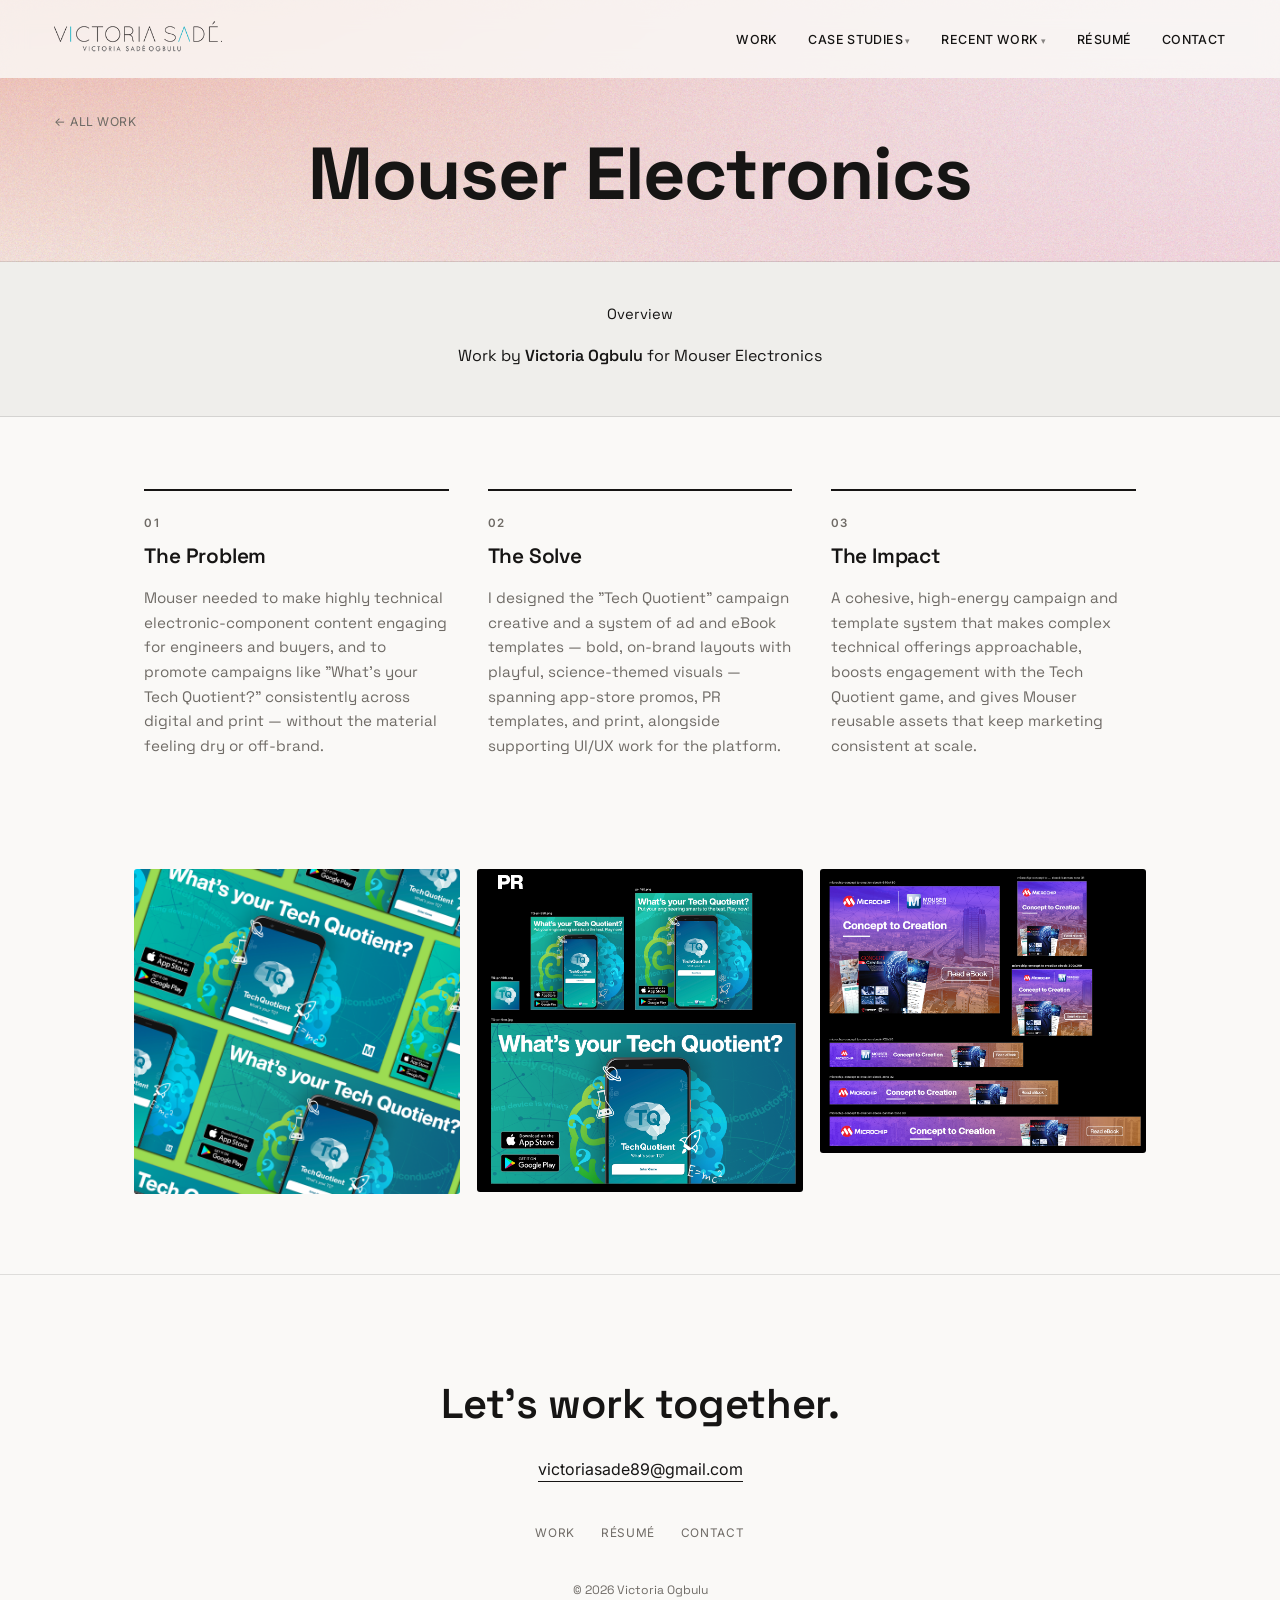
<file: mouser.html>
<!DOCTYPE html>
<html lang="en">
<head>
<meta charset="UTF-8" />
<meta name="viewport" content="width=device-width, initial-scale=1.0" />
<title>Mouser — Victoria Sadé</title>
<meta name="description" content="UI/UX, ad campaigns and print design for Mouser Electronics by Victoria Ogbulu." />
<link rel="icon" type="image/png" href="images/vo.png" />
<link rel="preconnect" href="https://fonts.googleapis.com" />
<link rel="preconnect" href="https://fonts.gstatic.com" crossorigin />
<link href="https://fonts.googleapis.com/css2?family=Inter:wght@300;400;500;600&family=Space+Grotesk:wght@300;400;500;600;700&display=swap" rel="stylesheet" />
<link rel="stylesheet" href="project.css" />
</head>
<body>
<header id="hdr">
  <a class="brand" href="index.html" aria-label="Victoria Sadé home"><img src="images/header.webp" alt="Victoria Sadé" /></a>
  <button class="nav-toggle" type="button" aria-label="Open menu" aria-expanded="false" aria-controls="siteNav"><span class="bars"><i></i><i></i></span></button>
  <nav id="siteNav"><ul>
    <li><a href="index.html#work">Work</a></li>
    <li class="nav-folder" tabindex="0"><span>Case Studies</span>
      <div class="drop"><a href="mary-kay-cosmetics.html">Mary Kay Cosmetics</a></div>
    </li>
    <li class="nav-folder" tabindex="0"><span>Recent Work</span>
      <div class="drop">
        <a href="sunrider.html">Sunrider</a>
        <a href="apptricity.html">Apptricity</a>
        <a href="mary-kay.html">Mary Kay</a>
        <a class="here" href="mouser.html">Mouser</a>
      </div>
    </li>
    <li><a href="resume.pdf" target="_blank" rel="noopener">Résumé</a></li>
    <li><a href="mailto:victoriasade89@gmail.com">Contact</a></li>
  </ul></nav>
</header>

<main>
  <section class="p-band p-band--img" style="background-image:url('images/projects/mouser/01.png')">
    <a class="p-back" href="index.html#work">← All work</a>
    <h1>Mouser Electronics</h1>
  </section>
  <section class="p-subband">
    <p class="over">Overview</p>
    <p class="byline">Work by <b>Victoria Ogbulu</b> for Mouser Electronics</p>
  </section>
  <section class="impact">
    <div class="impact-item">
      <span class="impact-num">01</span>
      <h2>The Problem</h2>
      <p>Mouser needed to make highly technical electronic-component content engaging for engineers and buyers, and to promote campaigns like "What's your Tech Quotient?" consistently across digital and print — without the material feeling dry or off-brand.</p>
    </div>
    <div class="impact-item">
      <span class="impact-num">02</span>
      <h2>The Solve</h2>
      <p>I designed the "Tech Quotient" campaign creative and a system of ad and eBook templates — bold, on-brand layouts with playful, science-themed visuals — spanning app-store promos, PR templates, and print, alongside supporting UI/UX work for the platform.</p>
    </div>
    <div class="impact-item">
      <span class="impact-num">03</span>
      <h2>The Impact</h2>
      <p>A cohesive, high-energy campaign and template system that makes complex technical offerings approachable, boosts engagement with the Tech Quotient game, and gives Mouser reusable assets that keep marketing consistent at scale.</p>
    </div>
  </section>

  <section class="p-media grid3">
    <img src="images/projects/mouser/02.png" alt="What's your Tech Quotient? campaign" loading="lazy" />
    <img src="images/projects/mouser/03.png" alt="Tech Quotient PR templates" loading="lazy" />
    <img src="images/projects/mouser/04.png" alt="Concept to Creation eBook ad templates" loading="lazy" />
  </section>
</main>

<footer>
  <div class="cta">Let's work together.</div>
  <a class="mail" href="mailto:victoriasade89@gmail.com">victoriasade89@gmail.com</a>
  <div class="foot-nav"><a href="index.html#work">Work</a><a href="resume.pdf" target="_blank" rel="noopener">Résumé</a><a href="mailto:victoriasade89@gmail.com">Contact</a></div>
  <div class="copy">© <span id="yr"></span> Victoria Ogbulu</div>
</footer>
<script>const h=document.getElementById('hdr');addEventListener('scroll',()=>h.classList.toggle('scrolled',scrollY>10));document.getElementById('yr').textContent=new Date().getFullYear();</script>
<script src="nav.js"></script>
<script src="anim.js"></script>
</body>
</html>
</file>
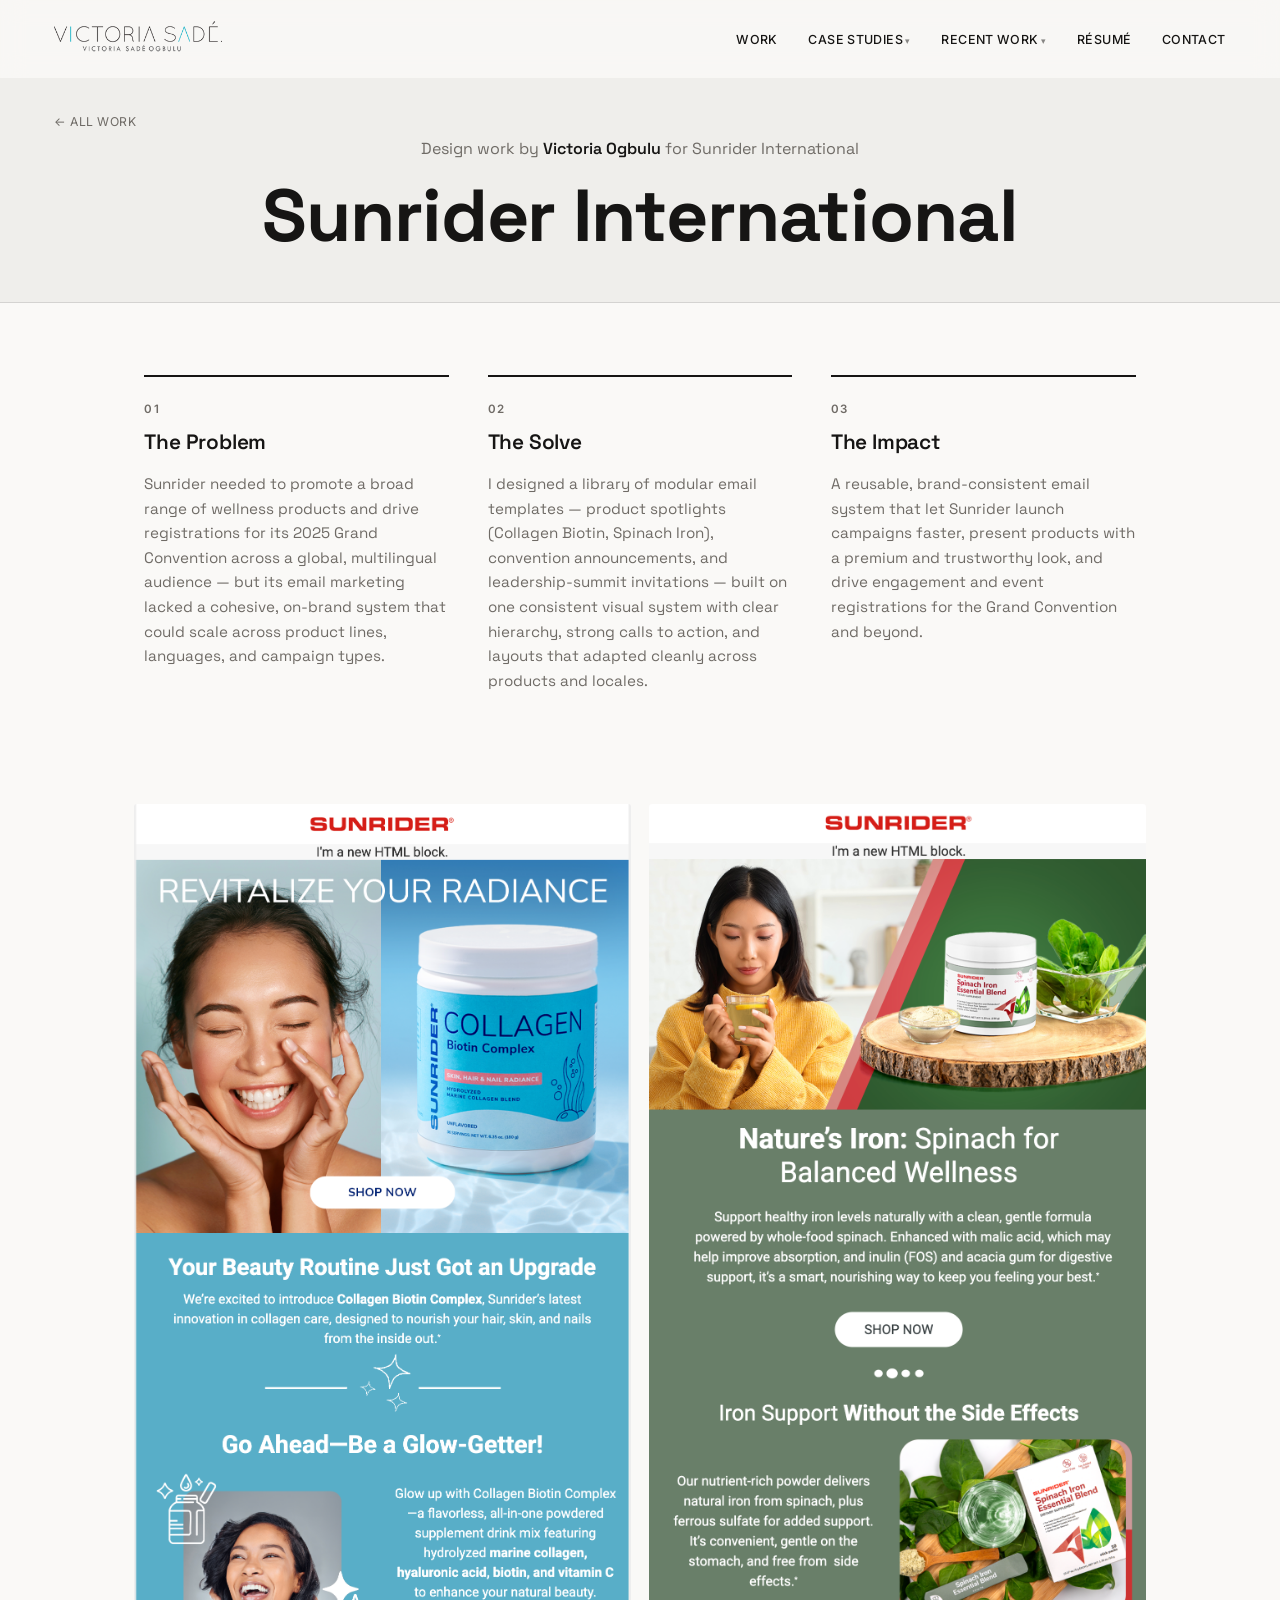
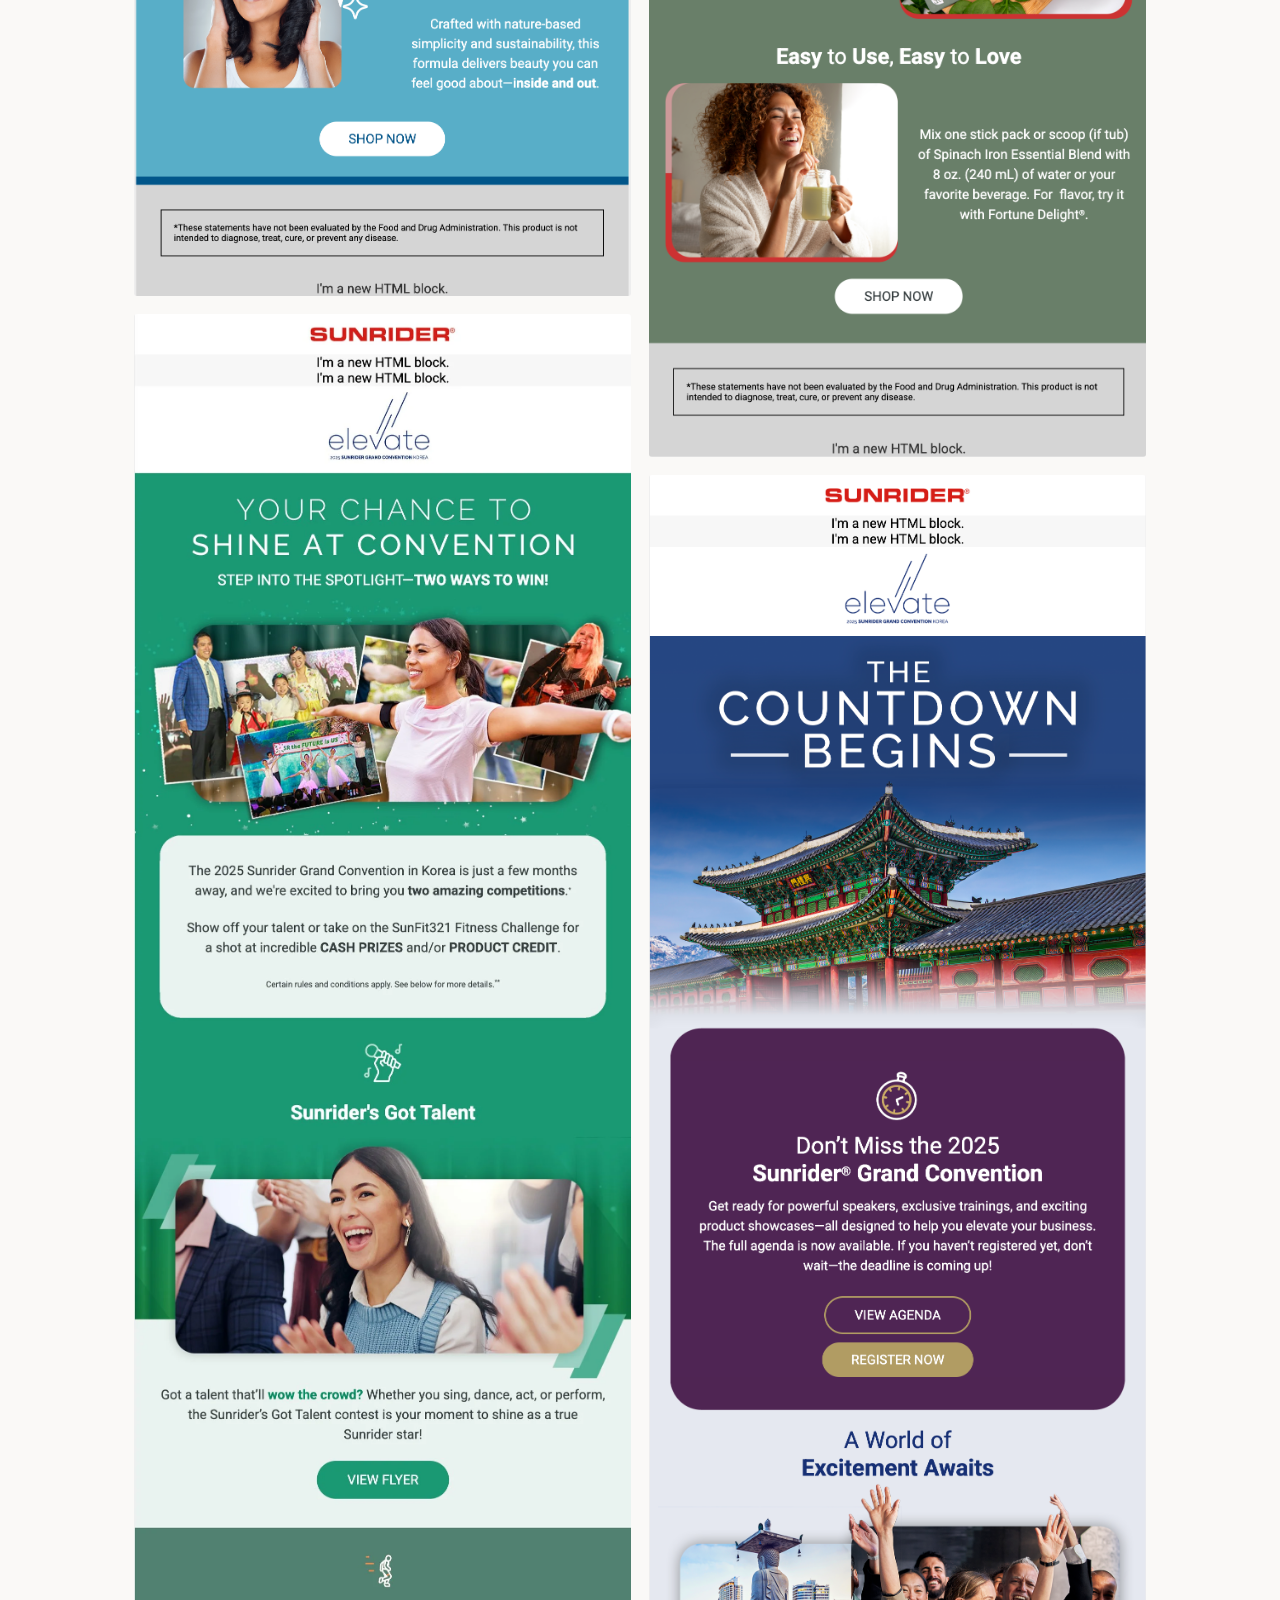
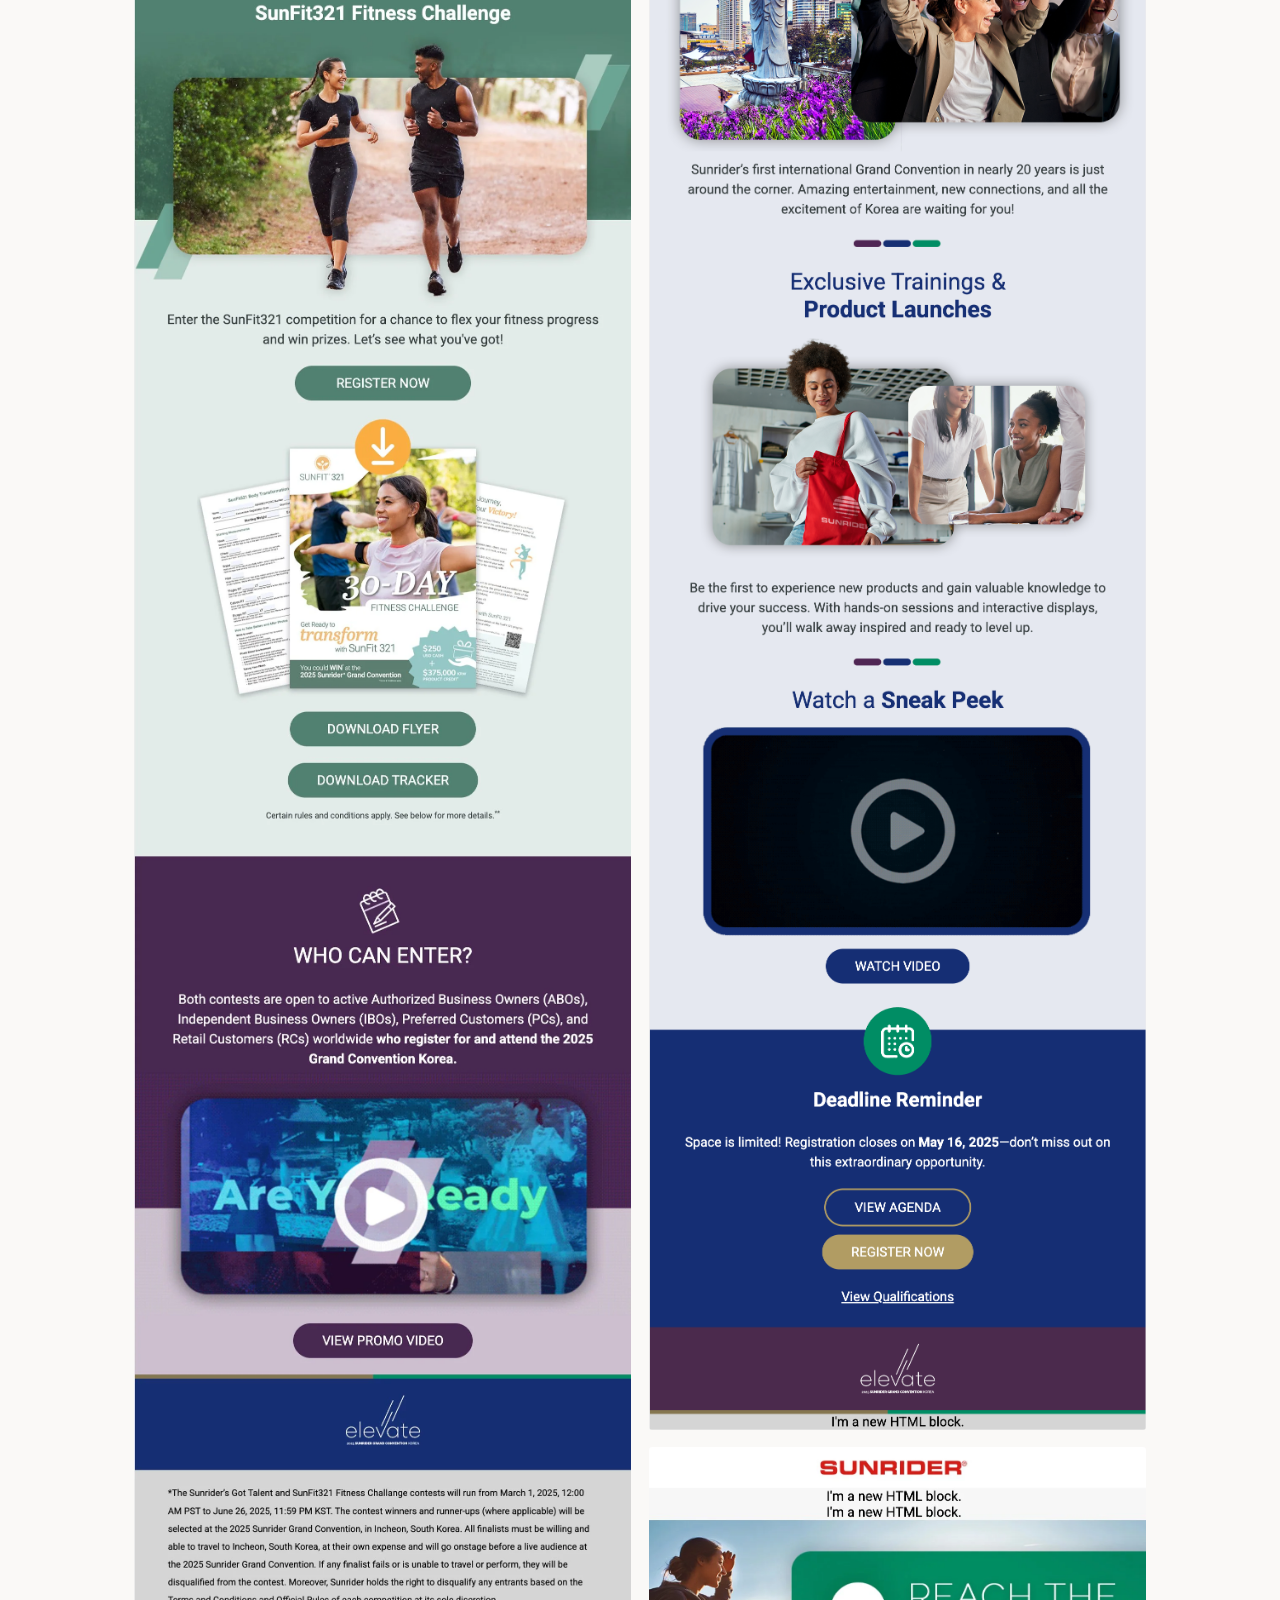
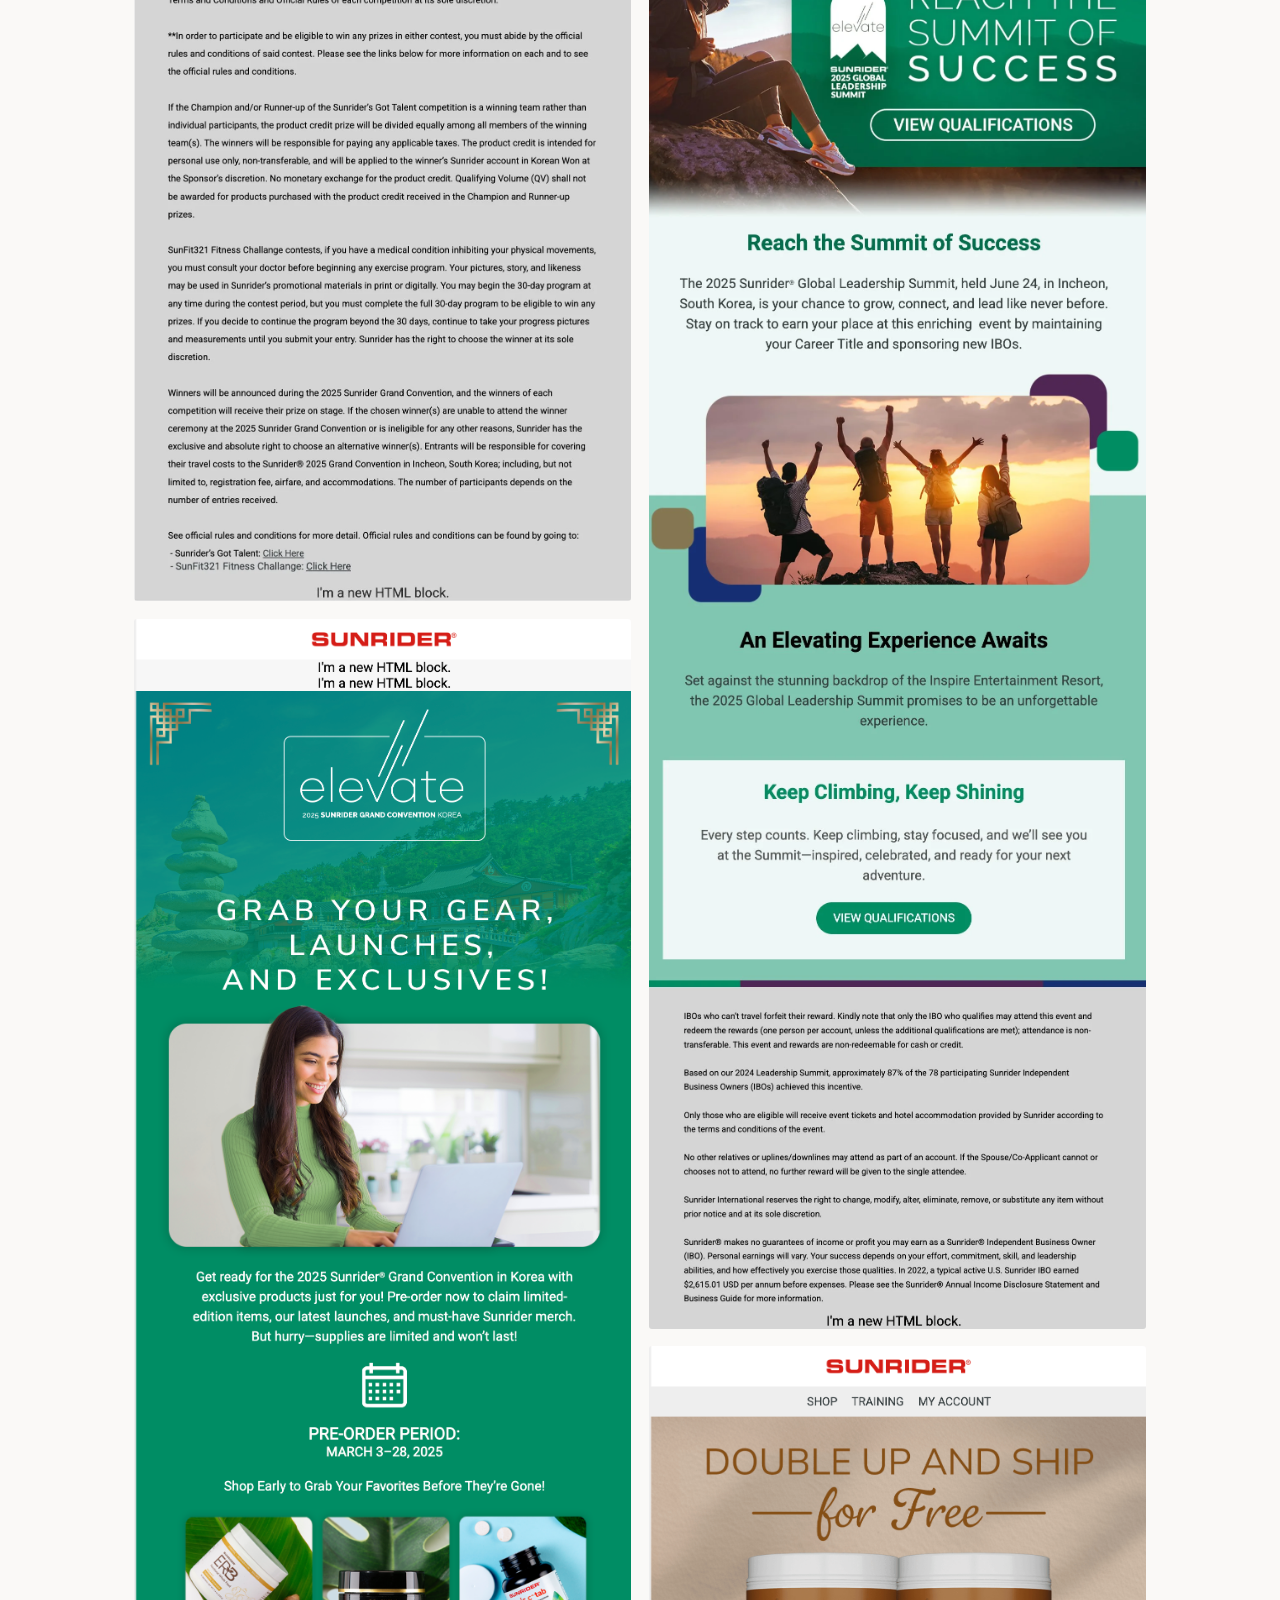
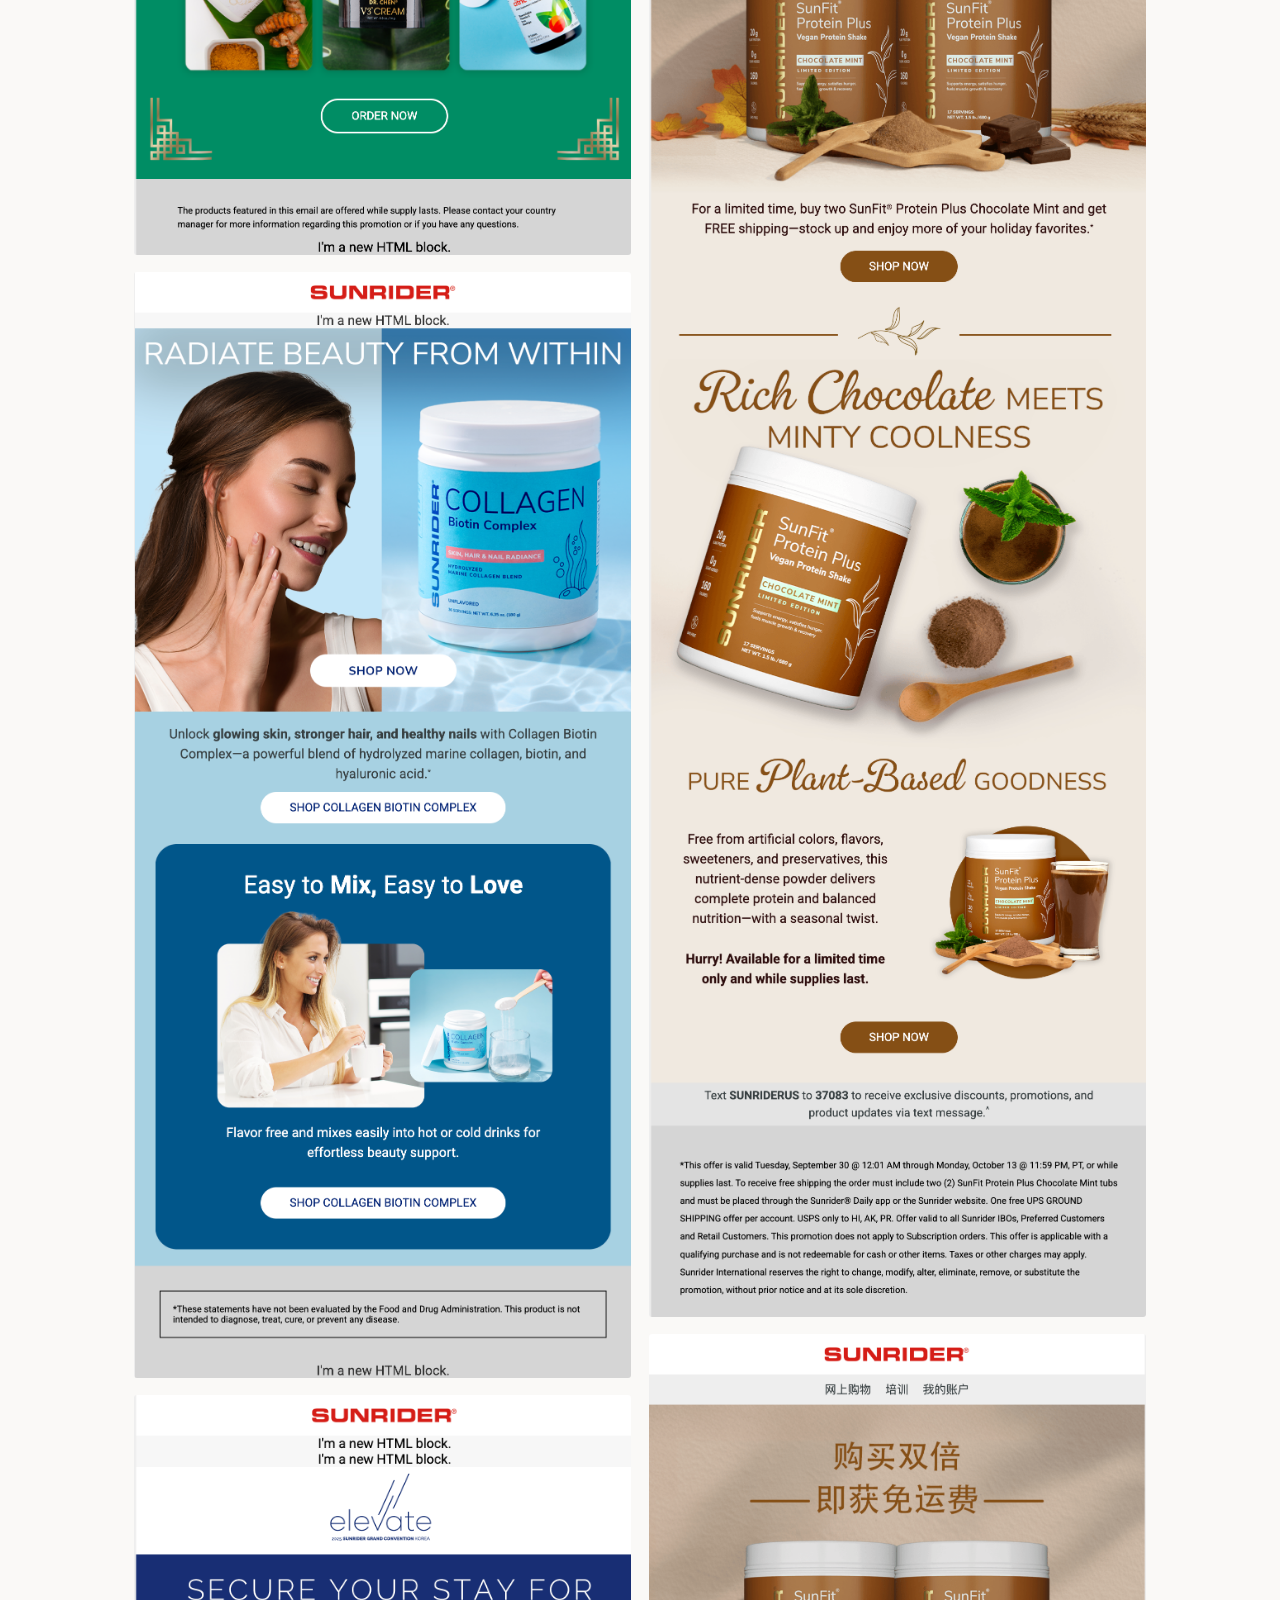
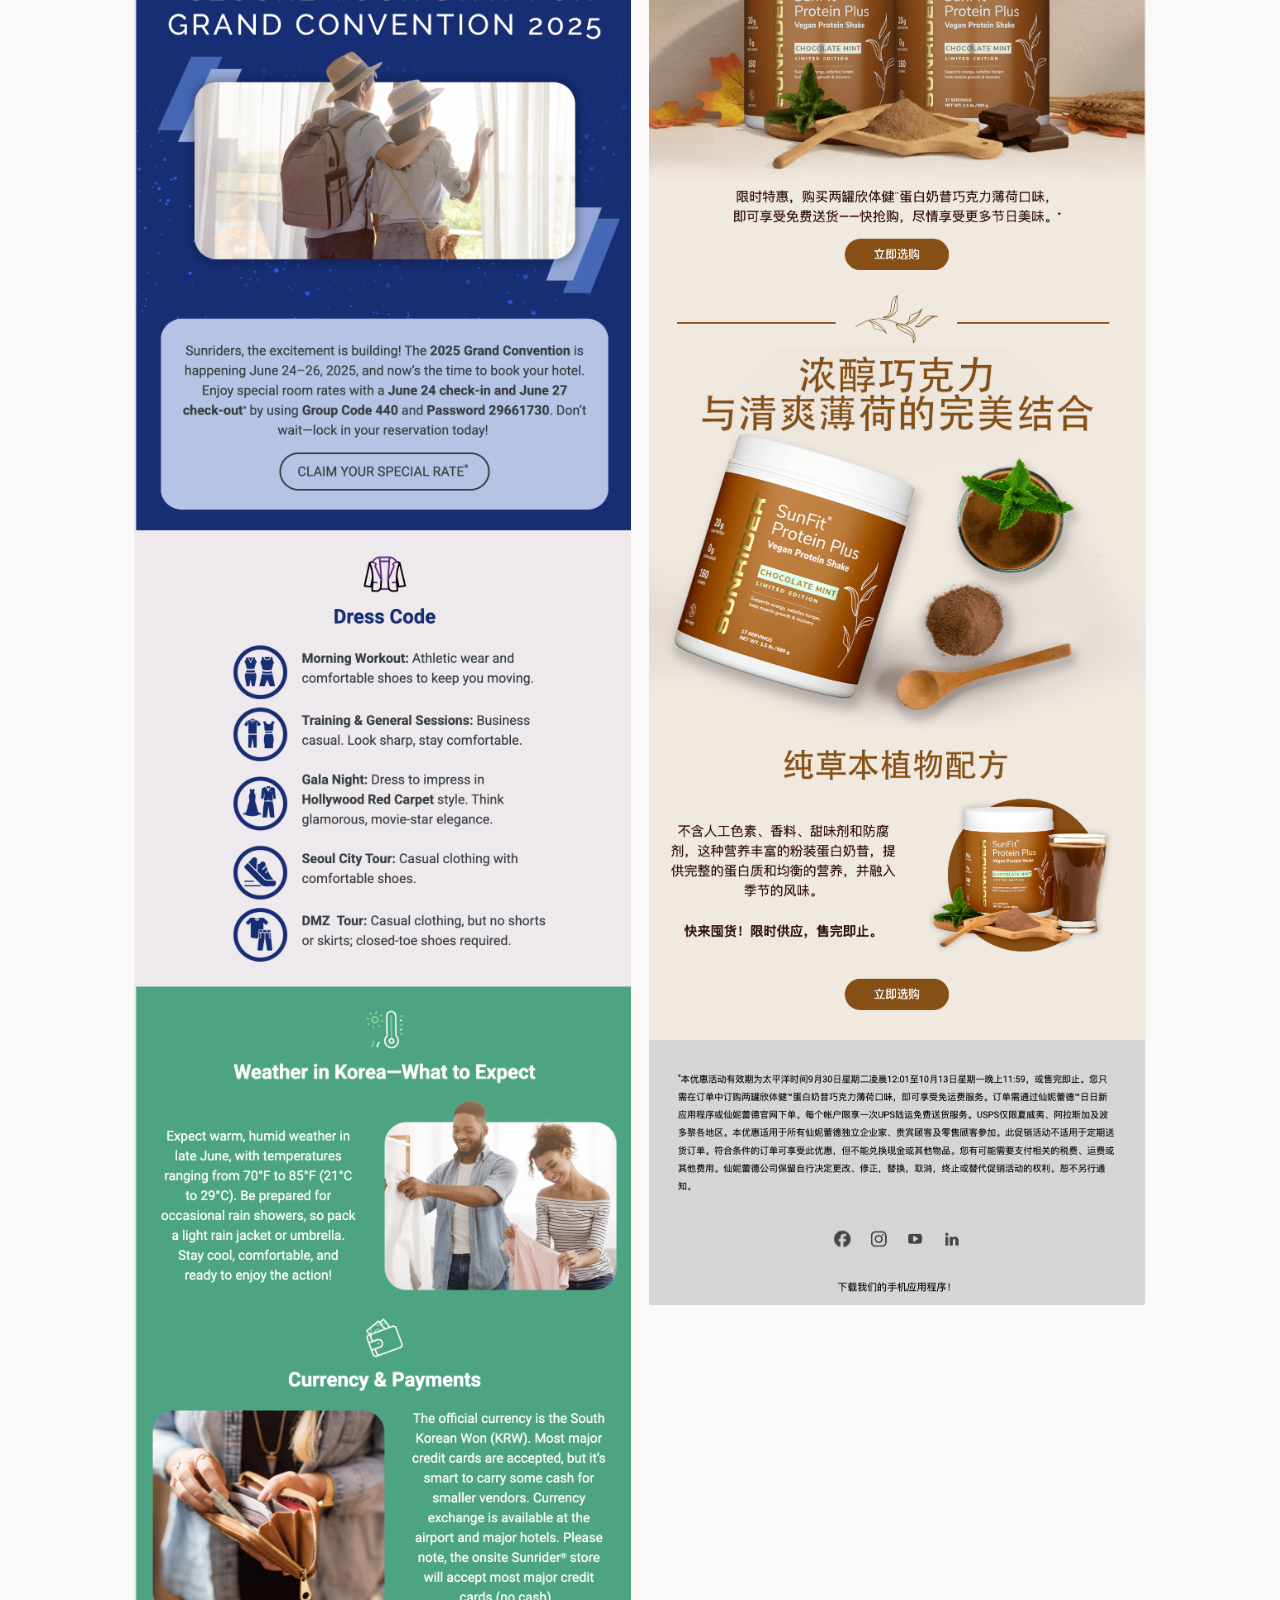
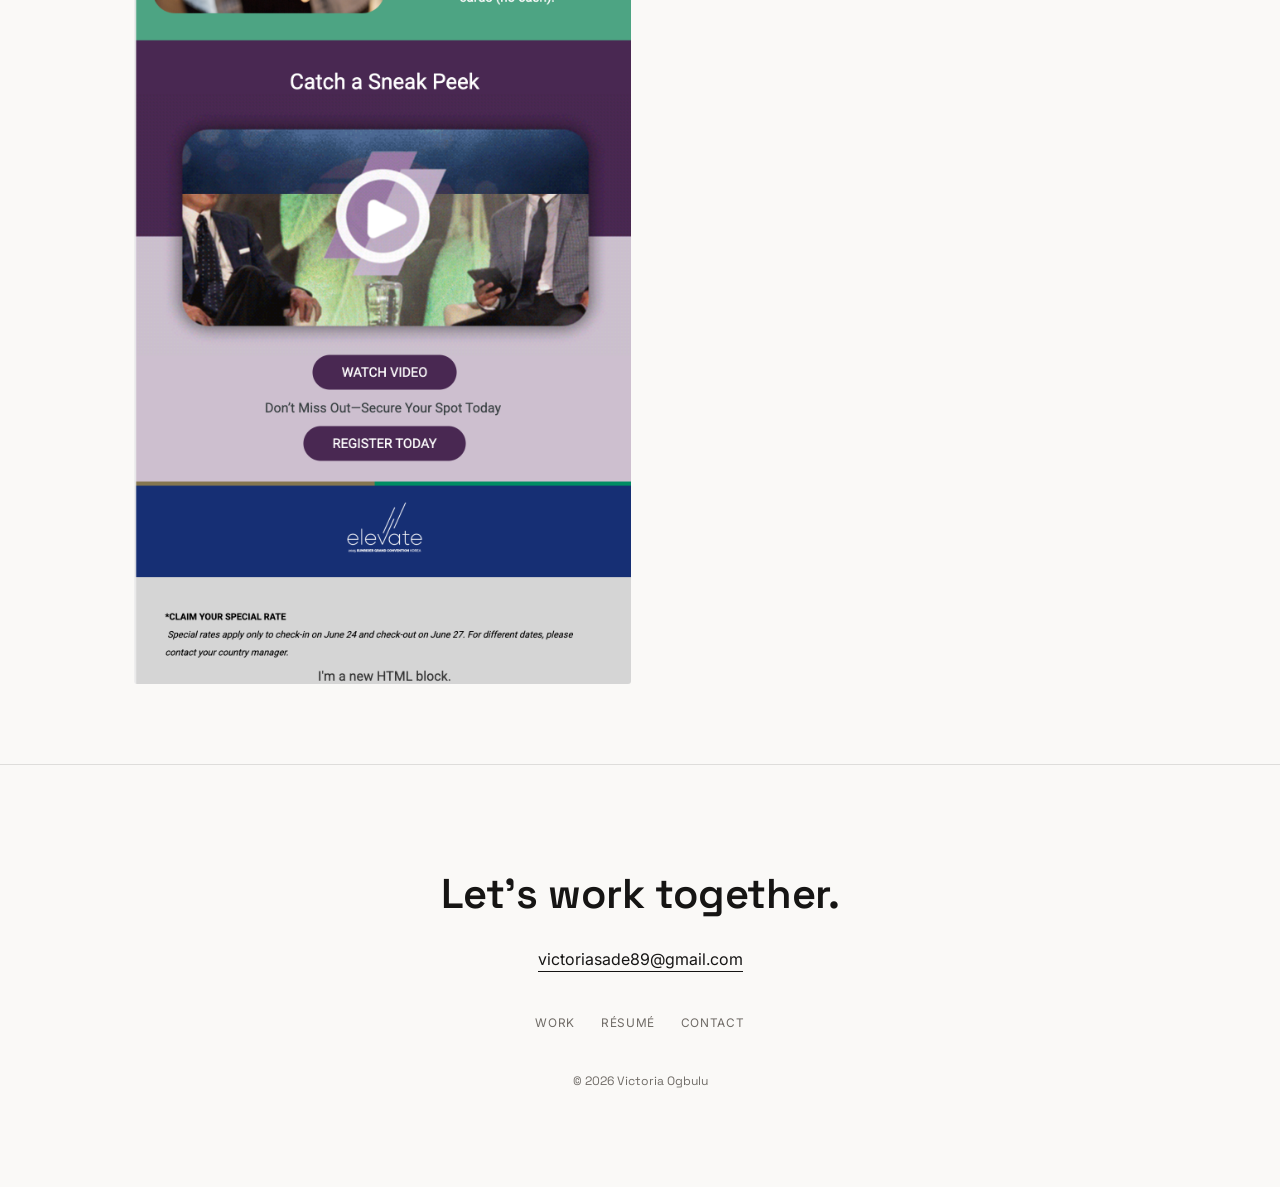
<file: sunrider.html>
<!DOCTYPE html>
<html lang="en">
<head>
<meta charset="UTF-8" />
<meta name="viewport" content="width=device-width, initial-scale=1.0" />
<title>Sunrider — Victoria Sadé</title>
<meta name="description" content="Email marketing and campaign design for Sunrider International by Victoria Ogbulu." />
<link rel="icon" type="image/png" href="images/vo.png" />
<link rel="preconnect" href="https://fonts.googleapis.com" />
<link rel="preconnect" href="https://fonts.gstatic.com" crossorigin />
<link href="https://fonts.googleapis.com/css2?family=Inter:wght@300;400;500;600&family=Space+Grotesk:wght@300;400;500;600;700&display=swap" rel="stylesheet" />
<link rel="stylesheet" href="project.css" />
</head>
<body>
<header id="hdr">
  <a class="brand" href="index.html" aria-label="Victoria Sadé home"><img src="images/header.webp" alt="Victoria Sadé" /></a>
  <button class="nav-toggle" type="button" aria-label="Open menu" aria-expanded="false" aria-controls="siteNav"><span class="bars"><i></i><i></i></span></button>
  <nav id="siteNav"><ul>
    <li><a href="index.html#work">Work</a></li>
    <li class="nav-folder" tabindex="0"><span>Case Studies</span>
      <div class="drop"><a href="mary-kay-cosmetics.html">Mary Kay Cosmetics</a></div>
    </li>
    <li class="nav-folder" tabindex="0"><span>Recent Work</span>
      <div class="drop">
        <a class="here" href="sunrider.html">Sunrider</a>
        <a href="apptricity.html">Apptricity</a>
        <a href="mary-kay.html">Mary Kay</a>
        <a href="mouser.html">Mouser</a>
      </div>
    </li>
    <li><a href="resume.pdf" target="_blank" rel="noopener">Résumé</a></li>
    <li><a href="mailto:victoriasade89@gmail.com">Contact</a></li>
  </ul></nav>
</header>

<main>
  <section class="p-band">
    <a class="p-back" href="index.html#work">← All work</a>
    <p class="byline">Design work by <b>Victoria Ogbulu</b> for Sunrider International</p>
    <h1>Sunrider International</h1>
  </section>
  <section class="impact">
    <div class="impact-item">
      <span class="impact-num">01</span>
      <h2>The Problem</h2>
      <p>Sunrider needed to promote a broad range of wellness products and drive registrations for its 2025 Grand Convention across a global, multilingual audience — but its email marketing lacked a cohesive, on-brand system that could scale across product lines, languages, and campaign types.</p>
    </div>
    <div class="impact-item">
      <span class="impact-num">02</span>
      <h2>The Solve</h2>
      <p>I designed a library of modular email templates — product spotlights (Collagen Biotin, Spinach Iron), convention announcements, and leadership-summit invitations — built on one consistent visual system with clear hierarchy, strong calls to action, and layouts that adapted cleanly across products and locales.</p>
    </div>
    <div class="impact-item">
      <span class="impact-num">03</span>
      <h2>The Impact</h2>
      <p>A reusable, brand-consistent email system that let Sunrider launch campaigns faster, present products with a premium and trustworthy look, and drive engagement and event registrations for the Grand Convention and beyond.</p>
    </div>
  </section>

  <section class="p-media grid2">
    <img src="images/projects/sunrider/01.png" alt="Collagen Biotin email" loading="lazy" />
    <img src="images/projects/sunrider/02.jpg" alt="Convention email 6" loading="lazy" />
    <img src="images/projects/sunrider/03.png" alt="Convention email 7" loading="lazy" />
    <img src="images/projects/sunrider/04.png" alt="Collagen Biotin email 4" loading="lazy" />
    <img src="images/projects/sunrider/05.png" alt="Convention email 10" loading="lazy" />
    <img src="images/projects/sunrider/06.png" alt="Spinach Iron proof" loading="lazy" />
    <img src="images/projects/sunrider/07.png" alt="Campaign preview" loading="lazy" />
    <img src="images/projects/sunrider/08.jpg" alt="Leadership Summit email 5" loading="lazy" />
    <img src="images/projects/sunrider/09.png" alt="Campaign 1" loading="lazy" />
    <img src="images/projects/sunrider/10.png" alt="Campaign 2" loading="lazy" />
  </section>
</main>

<footer>
  <div class="cta">Let's work together.</div>
  <a class="mail" href="mailto:victoriasade89@gmail.com">victoriasade89@gmail.com</a>
  <div class="foot-nav"><a href="index.html#work">Work</a><a href="resume.pdf" target="_blank" rel="noopener">Résumé</a><a href="mailto:victoriasade89@gmail.com">Contact</a></div>
  <div class="copy">© <span id="yr"></span> Victoria Ogbulu</div>
</footer>
<script>const h=document.getElementById('hdr');addEventListener('scroll',()=>h.classList.toggle('scrolled',scrollY>10));document.getElementById('yr').textContent=new Date().getFullYear();</script>
<script src="nav.js"></script>
<script src="anim.js"></script>
</body>
</html>
</file>
<file: project.css>
:root{
  --bg:#faf9f7;--bg-2:#ffffff;--ink:#161514;--mut:#6f6b66;
  --line:rgba(22,21,20,.12);
  --disp:"Space Grotesk","Inter",-apple-system,BlinkMacSystemFont,"Segoe UI",sans-serif;
  --ui:"Inter",-apple-system,BlinkMacSystemFont,"Segoe UI",sans-serif;
  --body:"Space Grotesk","Inter",-apple-system,BlinkMacSystemFont,"Segoe UI",sans-serif;
}
*{margin:0;padding:0;box-sizing:border-box}
html{scroll-behavior:smooth}
body{background:var(--bg);color:var(--ink);font-family:var(--body);line-height:1.6;-webkit-font-smoothing:antialiased;overflow-x:hidden}
a{color:inherit;text-decoration:none}
img{display:block;max-width:100%}

/* header / nav (identical to homepage) */
header{position:fixed;top:0;left:0;right:0;z-index:100;display:flex;align-items:center;justify-content:space-between;padding:1.1rem clamp(1.2rem,5vw,3.4rem);background:rgba(250,249,247,.82);backdrop-filter:blur(12px);border-bottom:1px solid transparent;transition:border-color .3s,padding .3s}
header.scrolled{border-bottom-color:var(--line);padding-top:.8rem;padding-bottom:.8rem}
.brand{display:flex;align-items:center;gap:.6rem}
.brand img{height:42px;width:auto}
nav ul{list-style:none;display:flex;align-items:center;gap:clamp(1rem,2.4vw,2.1rem)}
nav a,.nav-folder>span{font-family:var(--ui);font-size:.78rem;font-weight:500;letter-spacing:.03em;text-transform:uppercase;color:var(--ink);cursor:pointer;padding:.3rem 0;position:relative;white-space:nowrap}
nav a::after{content:"";position:absolute;left:0;right:100%;bottom:-2px;height:1px;background:var(--ink);transition:right .28s ease}
nav a:hover::after{right:0}
.nav-folder{position:relative}
.nav-folder>span::after{content:" ▾";opacity:.5;font-size:.7em}
.nav-folder .drop{position:absolute;top:100%;left:50%;transform:translateX(-50%) translateY(6px);background:var(--bg-2);border:1px solid var(--line);border-radius:10px;padding:.5rem;min-width:190px;display:flex;flex-direction:column;gap:.1rem;opacity:0;visibility:hidden;transition:.2s;box-shadow:0 18px 40px -18px rgba(0,0,0,.25)}
.nav-folder:hover .drop,.nav-folder:focus-within .drop{opacity:1;visibility:visible;transform:translateX(-50%) translateY(4px)}
.drop a{padding:.5rem .7rem;border-radius:7px;text-transform:none;letter-spacing:0;font-size:.82rem}
.drop a::after{display:none}
.drop a:hover{background:var(--bg)}
.drop a.here{background:var(--bg);font-weight:600}
.nav-toggle{display:none;position:relative;z-index:3;place-items:center;width:44px;height:44px;margin-right:-11px;padding:0;background:none;border:0;cursor:pointer}
.nav-toggle:focus-visible{outline:2px solid var(--ink);outline-offset:2px;border-radius:6px}
.nav-toggle .bars{position:relative;display:block;width:22px;height:12px}
.nav-toggle .bars i{position:absolute;left:0;width:100%;height:1.5px;background:var(--ink);border-radius:2px;transition:transform .34s cubic-bezier(.16,1,.3,1)}
.nav-toggle .bars i:first-child{top:0}
.nav-toggle .bars i:last-child{bottom:0}
body.nav-open .nav-toggle .bars i:first-child{transform:translateY(5.25px) rotate(45deg)}
body.nav-open .nav-toggle .bars i:last-child{transform:translateY(-5.25px) rotate(-45deg)}
.nav-scrim{display:none}

/* project hero */
.p-hero{padding:9rem clamp(1.2rem,5vw,3.4rem) 2.5rem;max-width:1000px;margin:0 auto}
.p-back{font-family:var(--ui);font-size:.76rem;letter-spacing:.04em;text-transform:uppercase;color:var(--mut);display:inline-block;margin-bottom:1.6rem}
.p-back:hover{color:var(--ink)}
.p-eyebrow{font-family:var(--ui);font-size:.74rem;letter-spacing:.3em;text-transform:uppercase;color:var(--mut);margin-bottom:1rem}
.p-hero h1{font-family:var(--disp);font-weight:700;letter-spacing:-.015em;line-height:1.05;font-size:clamp(2.2rem,6vw,4rem);max-width:16ch}
.p-hero .p-meta{margin-top:1.4rem;display:flex;flex-wrap:wrap;gap:.6rem 1.4rem;font-family:var(--ui);font-size:.82rem;color:var(--mut)}
.p-hero .p-meta b{color:var(--ink);font-weight:600}
.p-hero .p-desc{margin-top:1.4rem;max-width:60ch;color:var(--mut);font-size:1.02rem}

/* project media stack */
.p-media{max-width:1000px;margin:0 auto;padding:1rem clamp(1.2rem,5vw,3.4rem) 2rem;display:flex;flex-direction:column;gap:1.4rem}
.p-media img{width:100%;height:auto;border-radius:14px;border:1px solid var(--line);background:#fff}

/* centered feature hero on a light band (matches live project template) */
.p-band{position:relative;background:#efeeeb;padding:8.5rem clamp(1.2rem,5vw,3.4rem) 3rem;text-align:center;border-bottom:1px solid var(--line)}
.p-band .p-back{position:absolute;top:7rem;left:clamp(1.2rem,5vw,3.4rem);margin:0}
.p-band .byline{font-family:var(--body);font-size:1rem;color:var(--mut);margin-bottom:1rem}
.p-band .byline b{color:var(--ink);font-weight:600}
.p-band h1{font-family:var(--disp);font-weight:700;letter-spacing:-.015em;line-height:1.04;font-size:clamp(2.2rem,6.5vw,4.6rem)}

/* two-up gallery — masonry so uneven-height emails pack tightly */
.p-media.grid2{display:block;column-count:2;column-gap:1.1rem;max-width:1120px;padding-top:2.4rem}
.p-media.grid2 img{border:0;border-radius:3px;margin:0 0 1.1rem;break-inside:avoid}
@media(max-width:680px){.p-media.grid2{column-count:1}}

/* title over a background-image banner (Mary Kay, Mouser) */
.p-band--img{background-size:cover;background-position:center;background-color:#f4dbe4}
/* overview / byline sub-band under an image banner */
.p-subband{background:#efeeeb;text-align:center;padding:2.6rem clamp(1.2rem,5vw,3.4rem) 3rem;border-bottom:1px solid var(--line)}
.p-subband .over{font-family:var(--body);font-size:.92rem;color:var(--ink);margin-bottom:1rem}
.p-subband .byline{font-family:var(--body);font-size:1rem;color:var(--ink)}
.p-subband .byline b{font-weight:600}

/* three-up row (Mouser) */
.p-media.grid3{display:grid;grid-template-columns:repeat(3,1fr);gap:1.1rem;max-width:1120px;padding-top:2.4rem;align-items:start}
.p-media.grid3 img{border:0;border-radius:3px}
@media(max-width:760px){.p-media.grid3{grid-template-columns:1fr;max-width:560px}}

/* figma prototype embeds */
.p-media.figma2{display:grid;grid-template-columns:1fr 1fr;gap:2.2rem 1.4rem;max-width:1120px;padding-top:2.4rem;align-items:start}
.p-media.figma2 figure{margin:0}
.p-media.figma2 figcaption{font-family:var(--body);font-weight:600;font-size:.92rem;text-align:center;margin-bottom:.8rem}
.figframe{width:100%;height:640px;border:1px solid var(--line);border-radius:4px;overflow:hidden;background:#fff}
.figframe iframe{width:100%;height:100%;border:0;display:block}
.figframe--tall{height:760px}
@media(max-width:680px){.p-media.figma2{grid-template-columns:1fr}.figframe{height:520px}}

/* two-up captioned prototype gallery (Mary Kay) */
.p-media.grid2cap{display:grid;grid-template-columns:1fr 1fr;gap:2rem 1.4rem;max-width:1120px;padding-top:2.4rem;align-items:start}
.p-media.grid2cap figure{margin:0}
.p-media.grid2cap figcaption{font-family:var(--body);font-weight:600;font-size:.92rem;text-align:center;margin-bottom:.8rem}
.p-media.grid2cap img{border:1px solid var(--line);border-radius:3px}
@media(max-width:680px){.p-media.grid2cap{grid-template-columns:1fr}}

/* footer (identical to homepage) */
footer{padding:clamp(3.5rem,8vw,6rem) clamp(1.2rem,5vw,3.4rem);border-top:1px solid var(--line);text-align:center;margin-top:3rem}
footer .cta{font-family:var(--disp);font-weight:600;font-size:clamp(1.6rem,4.5vw,2.6rem);letter-spacing:-.01em;margin-bottom:1.2rem}
footer .mail{font-family:var(--ui);font-size:1rem;border-bottom:1px solid var(--ink);padding-bottom:2px}
footer .foot-nav{margin-top:2.6rem;display:flex;gap:1.6rem;justify-content:center;flex-wrap:wrap;font-family:var(--ui);font-size:.74rem;letter-spacing:.06em;text-transform:uppercase;color:var(--mut)}
footer .copy{margin-top:2.4rem;font-size:.76rem;color:var(--mut)}

@media(max-width:820px){
  :root{--hdr-h:66px}
  header,header.scrolled{height:var(--hdr-h);padding-top:0;padding-bottom:0}
  .nav-toggle{display:grid}

  .nav-scrim{display:block;position:fixed;top:var(--hdr-h);left:0;right:0;bottom:0;z-index:90;background:rgba(22,21,20,.34);-webkit-backdrop-filter:blur(2px);backdrop-filter:blur(2px);opacity:0;visibility:hidden;transition:opacity .35s,visibility .35s}
  body.nav-open .nav-scrim{opacity:1;visibility:visible}

  nav{position:fixed;top:var(--hdr-h);right:0;z-index:2;width:min(84vw,340px);height:calc(100vh - var(--hdr-h));height:calc(100dvh - var(--hdr-h));background:var(--bg-2);border-left:1px solid var(--line);transform:translateX(101%);transition:transform .42s cubic-bezier(.16,1,.3,1);overflow-y:auto;overscroll-behavior:contain;padding-bottom:calc(env(safe-area-inset-bottom,0px) + 1.5rem)}
  body.nav-open nav{transform:none}
  body.nav-open{overflow:hidden}

  nav ul{flex-direction:column;align-items:stretch;gap:0}

  /* top-level destinations */
  nav>ul>li>a{display:block;padding:1.05rem 1.5rem;border-bottom:1px solid var(--line);font-family:var(--disp);font-size:1.02rem;font-weight:500;text-transform:none;letter-spacing:0;white-space:normal}
  nav>ul>li>a::after{display:none}

  /* group labels — quiet eyebrows, not fake dropdowns */
  .nav-folder>span{display:block;padding:1.5rem 1.5rem .55rem;font-family:var(--ui);font-size:.66rem;font-weight:500;letter-spacing:.24em;text-transform:uppercase;color:var(--mut);cursor:default}
  .nav-folder>span::after{content:""}

  /* project rows — flat, no indent */
  /* The :hover/:focus-within variants must be listed too: the desktop rules that
     position the dropdown outrank a plain .nav-folder .drop, so without them a
     hover or tap slides the whole group sideways out of the panel. */
  .nav-folder .drop,
  .nav-folder:hover .drop,
  .nav-folder:focus-within .drop{position:static;transform:none;opacity:1;visibility:visible;display:block;background:none;border:0;border-radius:0;box-shadow:none;padding:0;min-width:0}
  .drop a{position:relative;display:block;padding:.85rem 1.5rem;border-radius:0;border-bottom:1px solid var(--line);font-family:var(--disp);font-size:1.02rem;font-weight:400}
  /* feedback belongs to the row you are actually on */
  nav>ul>li>a:hover,nav>ul>li>a:active,.drop a:hover,.drop a:active{background:var(--bg)}
  .drop a.here{background:none;font-weight:600}
  .drop a.here::before{content:"";position:absolute;left:0;top:50%;transform:translateY(-50%);width:3px;height:1.05em;background:var(--ink)}

  /* staggered reveal on open; instant on close */
  nav>ul>li{opacity:0;transform:translateX(14px);transition:opacity .4s ease,transform .45s cubic-bezier(.16,1,.3,1)}
  body.nav-open nav>ul>li{opacity:1;transform:none}
  body.nav-open nav>ul>li:nth-child(1){transition-delay:.10s}
  body.nav-open nav>ul>li:nth-child(2){transition-delay:.15s}
  body.nav-open nav>ul>li:nth-child(3){transition-delay:.20s}
  body.nav-open nav>ul>li:nth-child(4){transition-delay:.25s}
  body.nav-open nav>ul>li:nth-child(5){transition-delay:.30s}

  @media(prefers-reduced-motion:reduce){
    nav,.nav-toggle .bars i,.nav-scrim{transition:none}
    nav>ul>li{transition:none;opacity:1;transform:none}
  }
}

/* ===== case study page ===== */
.cs-hero{background:#efeeeb;padding:8rem clamp(1.2rem,5vw,3.4rem) 3.5rem;position:relative;border-bottom:1px solid var(--line)}
.cs-hero .p-back{position:absolute;top:6.5rem;left:clamp(1.2rem,5vw,3.4rem);margin:0}
.cs-hero-grid{max-width:1100px;margin:0 auto;display:grid;grid-template-columns:1.25fr 1fr;gap:2.6rem;align-items:center}
.cs-hero h1{font-family:var(--disp);font-weight:700;font-size:clamp(2rem,5vw,3.4rem);letter-spacing:-.015em;line-height:1.05;margin-bottom:1rem}
.cs-eyebrow{font-family:var(--ui);text-transform:uppercase;letter-spacing:.14em;font-size:.72rem;color:var(--mut);margin-bottom:1.3rem}
.cs-hero-grid p{color:var(--mut);margin-bottom:1rem;max-width:54ch;font-size:.98rem}
.cs-hero-grid img{width:100%;border-radius:8px;border:1px solid var(--line)}
@media(max-width:760px){.cs-hero-grid{grid-template-columns:1fr}}

.cs-full{width:100%;display:block}

.cs-info{max-width:1100px;margin:0 auto;padding:clamp(3rem,7vw,5rem) clamp(1.2rem,5vw,3.4rem);display:grid;grid-template-columns:1fr 1fr;gap:3rem}
.cs-info h2{font-family:var(--disp);font-weight:600;font-size:1.45rem;margin:0 0 .7rem}
.cs-info h2.mt{margin-top:2.2rem}
.cs-info h3{font-family:var(--disp);font-weight:600;font-size:1.15rem;margin:1.8rem 0 .45rem}
.cs-info h3.first{margin-top:0}
.cs-info p{color:var(--mut);margin-bottom:.6rem;font-size:.96rem}
.cs-info ul{color:var(--mut);padding-left:1.1rem;margin-top:.7rem;font-size:.96rem}
.cs-info li{margin-bottom:.4rem}
.cs-tools{display:flex;gap:1rem;align-items:center;margin-top:.4rem}
.cs-tools img{width:40px;height:40px;object-fit:contain}
@media(max-width:760px){.cs-info{grid-template-columns:1fr;gap:1.4rem}}

.cs-phone{background:#f4dbe4}
.cs-phone img{width:100%;max-width:1100px;margin:0 auto;display:block}

.cs-section{max-width:1100px;margin:0 auto;padding:clamp(3rem,7vw,5rem) clamp(1.2rem,5vw,3.4rem)}
.cs-section.bt{border-top:1px solid var(--line)}
.cs-section h2{font-family:var(--disp);font-weight:600;font-size:clamp(1.5rem,3.6vw,2.2rem);text-align:center;margin-bottom:.7rem}
.cs-section .lead{text-align:center;color:var(--mut);max-width:56ch;margin:0 auto 2.4rem;font-size:.98rem}
.cs-grid{display:grid;grid-template-columns:repeat(3,1fr);gap:1.8rem 1.2rem;margin-top:1rem}
.cs-grid figure{margin:0}
.cs-grid figcaption{font-family:var(--ui);font-size:.74rem;text-transform:uppercase;letter-spacing:.05em;color:var(--mut);text-align:center;margin-top:.7rem}
.cs-grid img{width:100%;border:1px solid var(--line);border-radius:6px;background:#fff}
@media(max-width:760px){.cs-grid{grid-template-columns:1fr 1fr}}
@media(max-width:520px){.cs-grid{grid-template-columns:1fr}}
.cs-img{width:100%;border-radius:8px;margin:1.4rem 0 0;border:1px solid var(--line)}
.cs-cta{text-align:center;margin-top:2.4rem}
.cs-btn{display:inline-block;font-family:var(--ui);font-size:.78rem;letter-spacing:.05em;text-transform:uppercase;border:1px solid var(--ink);border-radius:40px;padding:.8rem 1.7rem;transition:.25s}
.cs-btn:hover{background:var(--ink);color:#fff}

/* ===== problem / process / impact ===== */
.impact{max-width:1100px;margin:0 auto;padding:clamp(2.8rem,6vw,4.5rem) clamp(1.2rem,5vw,3.4rem);display:grid;grid-template-columns:repeat(3,1fr);gap:2.4rem}
.impact-item{border-top:2px solid var(--ink);padding-top:1.1rem}
.impact-num{font-family:var(--ui);font-weight:600;font-size:.72rem;letter-spacing:.14em;color:var(--mut)}
.impact-item h2{font-family:var(--disp);font-weight:600;font-size:1.3rem;letter-spacing:-.01em;margin:.35rem 0 .8rem}
.impact-item p{color:var(--mut);font-size:.95rem;line-height:1.62}
@media(max-width:760px){.impact{grid-template-columns:1fr;gap:1.9rem}}

/* ===== luxury motion ===== */
.anim-ready .reveal{opacity:0;transform:translateY(26px);transition:opacity 1s cubic-bezier(.16,1,.3,1),transform 1s cubic-bezier(.16,1,.3,1)}
.anim-ready .reveal.in{opacity:1;transform:none}
.scroll-progress{position:fixed;top:0;left:0;height:2px;width:100%;transform:scaleX(0);transform-origin:left center;background:linear-gradient(90deg,#2aa9bd,#7fdcea);z-index:300;pointer-events:none;will-change:transform}
.cs-phone img{will-change:transform}
</file>
